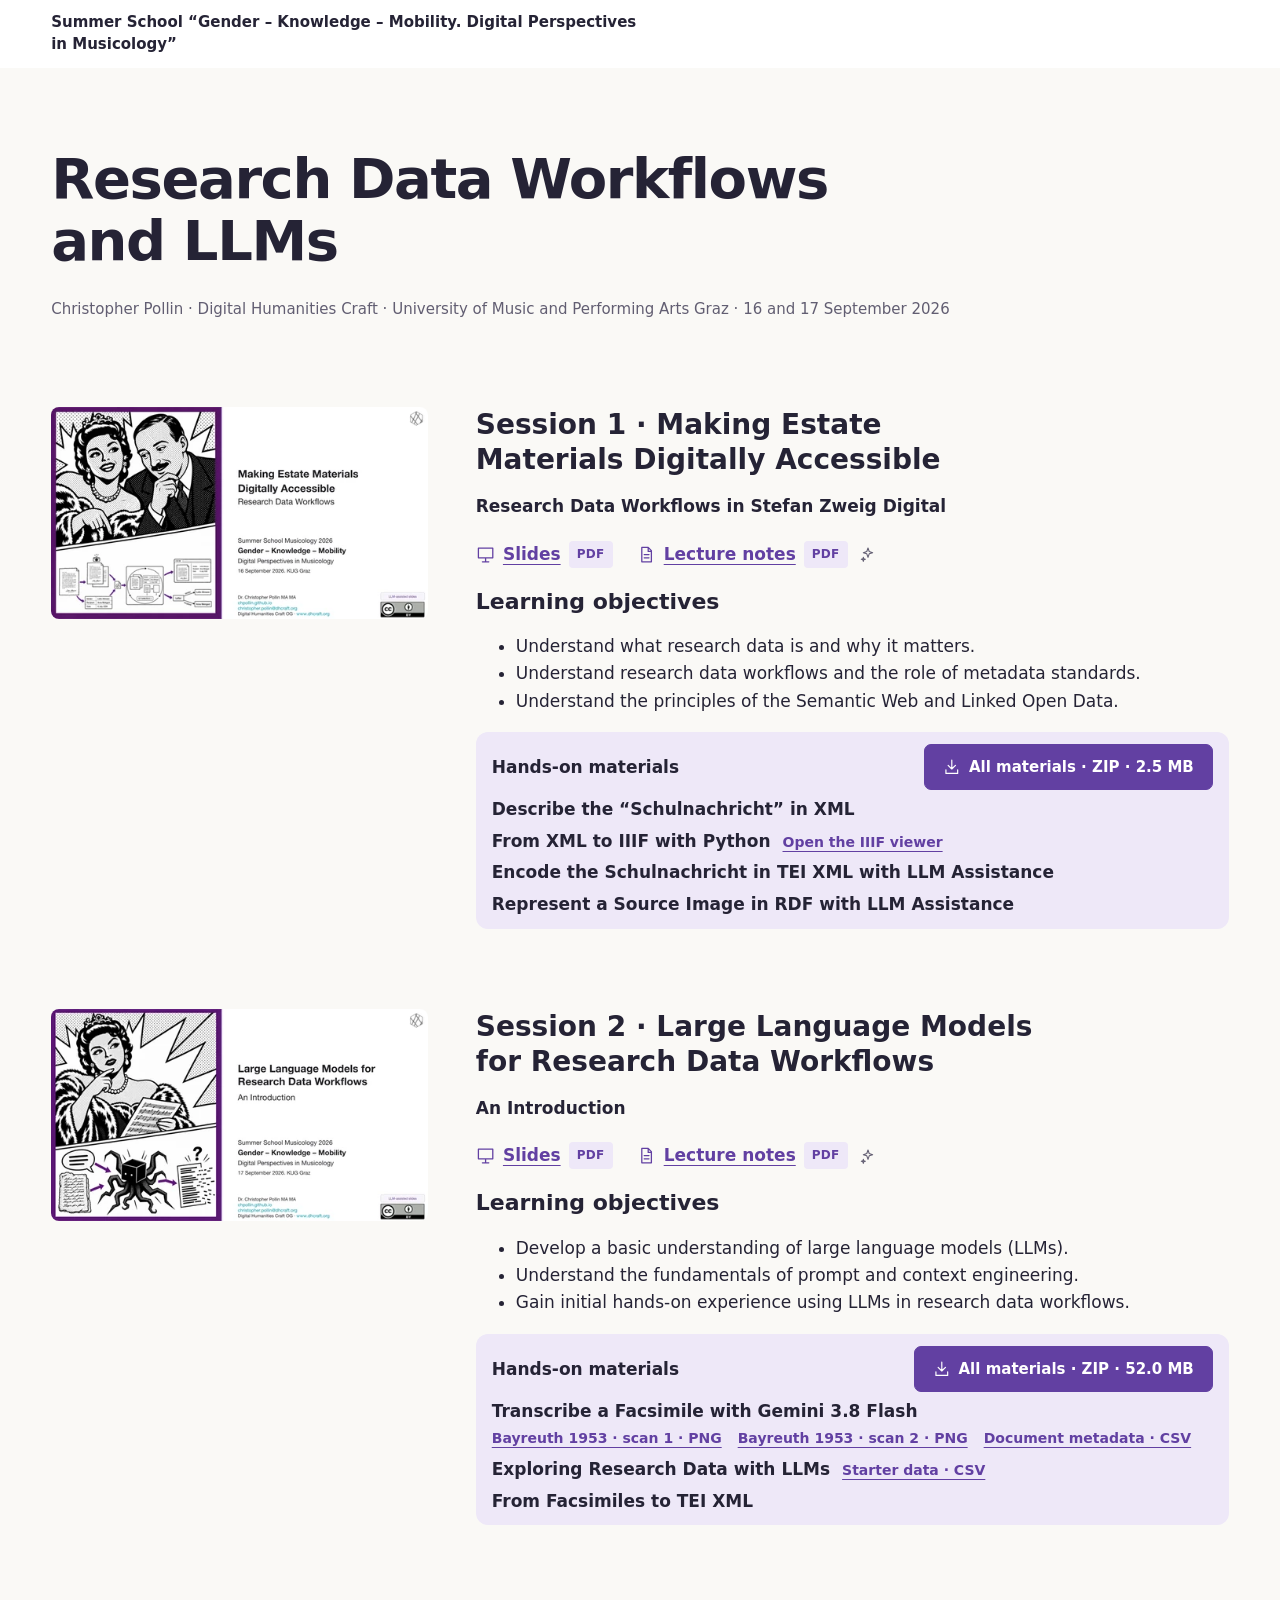
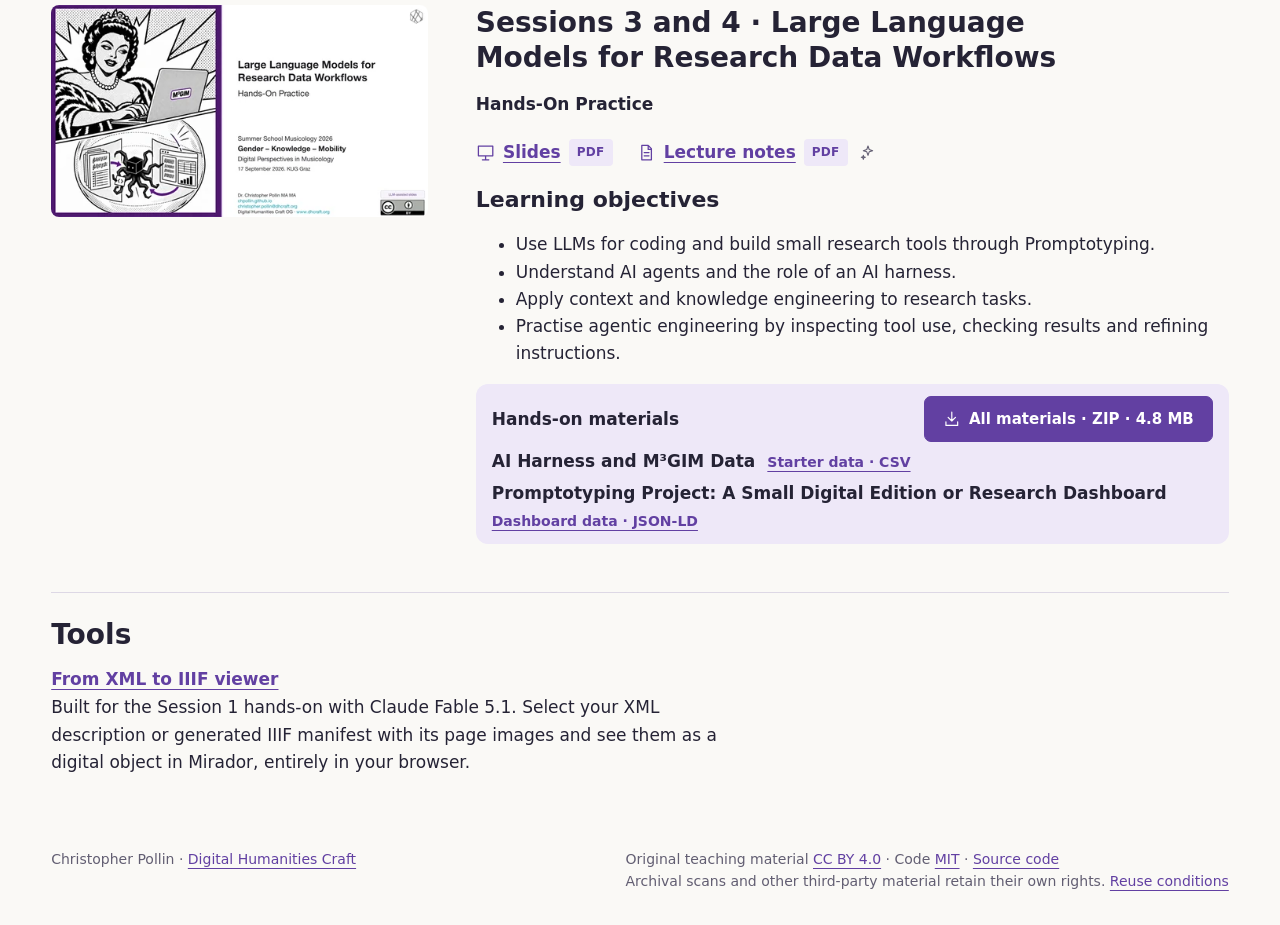
<file: index.html>
<!doctype html>
<html lang="en">
<head>
<meta charset="utf-8">
<meta name="viewport" content="width=device-width, initial-scale=1">
<title>Summer School Musicology 2026 · Research Data Workflows and LLMs</title>
<meta name="description" content="Slides, lecture notes, hands-on tools and downloads for Christopher Pollin's sessions at Summer School Musicology 2026.">
<meta name="theme-color" content="#6240a2">
<link rel="canonical" href="https://chpollin.github.io/summer-school-musicology-2026/">
<link rel="icon" href="assets/favicon.svg" type="image/svg+xml">
<meta property="og:type" content="website">
<meta property="og:title" content="Summer School Musicology 2026 · Research Data Workflows and LLMs">
<meta property="og:description" content="Slides, lecture notes, hands-on tools and downloads for Christopher Pollin's sessions at Summer School Musicology 2026.">
<meta property="og:url" content="https://chpollin.github.io/summer-school-musicology-2026/">
<meta property="og:image" content="https://chpollin.github.io/summer-school-musicology-2026/assets/slides/session-1.png">
<meta property="og:image:alt" content="Making Estate Materials Digitally Accessible · Research Data Workflows in Stefan Zweig Digital">
<meta name="twitter:card" content="summary_large_image">
<meta name="twitter:title" content="Summer School Musicology 2026 · Research Data Workflows and LLMs">
<meta name="twitter:description" content="Slides, lecture notes, hands-on tools and downloads for Christopher Pollin's sessions at Summer School Musicology 2026.">
<meta name="twitter:image" content="https://chpollin.github.io/summer-school-musicology-2026/assets/slides/session-1.png">
<link rel="stylesheet" href="assets/site.css">
</head>
<body>
<a class="skip" href="#content">Skip to content</a>
<header class="site-header"><div class="wrap header-inner"><a class="brand" href="index.html">Summer School “Gender – Knowledge – Mobility. Digital Perspectives in Musicology”</a></div></header>
<main class="wrap" id="content">
<div class="hero">
<h1>Research Data Workflows<br>and LLMs</h1>
<p class="byline">Christopher Pollin · Digital Humanities Craft · University of Music and Performing Arts Graz · 16 and 17 September 2026</p>
</div>
<div id="downloads"><div id="sessions"><section id="session-1" class="session session-row">
<picture class="session-picture"><source type="image/webp" srcset="assets/slides/session-1-480.webp 480w, assets/slides/session-1-960.webp 960w" sizes="(max-width: 50rem) 92vw, (max-width: 80rem) 29vw, 362px">
<img class="session-image" src="assets/slides/session-1.png" width="960" height="540" alt="" decoding="async" loading="eager" fetchpriority="high"></picture>
<div class="session-content">
<h2>Session 1 · Making Estate Materials Digitally Accessible</h2>
<p><strong>Research Data Workflows in Stefan Zweig Digital</strong></p>
<div class="material-links"><span class="material-group"><svg viewBox="0 0 24 24" fill="none" stroke="currentColor" stroke-width="1.6" stroke-linecap="round" stroke-linejoin="round" aria-hidden="true" focusable="false"><path d="M3 4h18v12H3zM12 16v5m-4 0h8"/></svg><a href="https://docs.google.com/presentation/d/1vMd2UfI9MydUEN6MMOYT0LZcJ6MYv2DmK9AQbyzJ7xc/preview" aria-label="Session 1 Slides">Slides</a><a class="pdf-link" href="https://docs.google.com/presentation/d/1vMd2UfI9MydUEN6MMOYT0LZcJ6MYv2DmK9AQbyzJ7xc/export/pdf" aria-label="Session 1 Slides PDF">PDF</a></span><span class="material-group"><svg viewBox="0 0 24 24" fill="none" stroke="currentColor" stroke-width="1.6" stroke-linecap="round" stroke-linejoin="round" aria-hidden="true" focusable="false"><path d="M6 3h8l4 4v14H6zM14 3v5h4M9 12h6m-6 4h6"/></svg><a href="https://docs.google.com/document/d/1DU6UbE4xURFZ3fkPn7MD2loZ2naPysFYX1ypeI0D_Kg/preview" aria-label="Session 1 Lecture notes" aria-describedby="session-1-notes-status">Lecture notes</a><a class="pdf-link" href="https://docs.google.com/document/d/1DU6UbE4xURFZ3fkPn7MD2loZ2naPysFYX1ypeI0D_Kg/export?format=pdf" aria-label="Session 1 Lecture notes PDF" aria-describedby="session-1-notes-status">PDF</a><span class="ai-notice" tabindex="0" title="Lecture notes written with AI assistance."><svg viewBox="0 0 24 24" fill="none" stroke="currentColor" stroke-width="1.6" stroke-linecap="round" stroke-linejoin="round" aria-hidden="true" focusable="false"><path d="M12 3l1.8 5.2L19 10l-5.2 1.8L12 17l-1.8-5.2L5 10l5.2-1.8zM5 17l.7 2.3L8 20l-2.3.7L5 23l-.7-2.3L2 20l2.3-.7z"/></svg><span class="visually-hidden" id="session-1-notes-status">Lecture notes written with AI assistance.</span></span></span></div>
<h3>Learning objectives</h3>
<ul><li>Understand what research data is and why it matters.</li><li>Understand research data workflows and the role of metadata standards.</li><li>Understand the principles of the Semantic Web and Linked Open Data.</li></ul>
<div class="downloads" aria-label="Session 1 hands-on materials">
<div class="downloads-head"><h3 class="downloads-label">Hands-on materials</h3><a class="button" href="downloads/session-1-materials.zip" aria-label="Session 1 materials ZIP" download><svg class="download-icon" viewBox="0 0 24 24" fill="none" stroke="currentColor" stroke-width="1.6" stroke-linecap="round" stroke-linejoin="round" aria-hidden="true" focusable="false"><path d="M12 3v12m-5-5 5 5 5-5M4 16v5h16v-5"/></svg>All materials · ZIP · 2.5 MB</a></div>
<div class="activity" id="session-1-schulnachricht"><h4>Describe the “Schulnachricht” in XML</h4></div>
<div class="activity" id="session-1-iiif"><h4>From XML to IIIF with Python</h4><ul class="resources"><li><a href="tools/iiif-viewer/">Open the IIIF viewer</a></li></ul></div>
<div class="activity" id="session-1-tei"><h4>Encode the Schulnachricht in TEI XML with LLM Assistance</h4></div>
<div class="activity" id="session-1-rdf"><h4>Represent a Source Image in RDF with LLM Assistance</h4></div>
</div>
</div>
</section>
<section id="session-2" class="session session-row">
<picture class="session-picture"><source type="image/webp" srcset="assets/slides/session-2-480.webp 480w, assets/slides/session-2-960.webp 960w" sizes="(max-width: 50rem) 92vw, (max-width: 80rem) 29vw, 362px">
<img class="session-image" src="assets/slides/session-2.png" width="960" height="540" alt="" decoding="async" loading="lazy"></picture>
<div class="session-content">
<h2>Session 2 · Large Language Models for Research Data Workflows</h2>
<p><strong>An Introduction</strong></p>
<div class="material-links"><span class="material-group"><svg viewBox="0 0 24 24" fill="none" stroke="currentColor" stroke-width="1.6" stroke-linecap="round" stroke-linejoin="round" aria-hidden="true" focusable="false"><path d="M3 4h18v12H3zM12 16v5m-4 0h8"/></svg><a href="https://docs.google.com/presentation/d/1GUzZEVdCq2gRphzXIsnZ1Gg_4bGdqYy_aiwl8kErJUc/preview" aria-label="Session 2 Slides">Slides</a><a class="pdf-link" href="https://docs.google.com/presentation/d/1GUzZEVdCq2gRphzXIsnZ1Gg_4bGdqYy_aiwl8kErJUc/export/pdf" aria-label="Session 2 Slides PDF">PDF</a></span><span class="material-group"><svg viewBox="0 0 24 24" fill="none" stroke="currentColor" stroke-width="1.6" stroke-linecap="round" stroke-linejoin="round" aria-hidden="true" focusable="false"><path d="M6 3h8l4 4v14H6zM14 3v5h4M9 12h6m-6 4h6"/></svg><a href="https://docs.google.com/document/d/18DUWW5ju8R827mf7LNPU_zSoxd2R8WF8ienI8fCcFrM/preview" aria-label="Session 2 Lecture notes" aria-describedby="session-2-notes-status">Lecture notes</a><a class="pdf-link" href="https://docs.google.com/document/d/18DUWW5ju8R827mf7LNPU_zSoxd2R8WF8ienI8fCcFrM/export?format=pdf" aria-label="Session 2 Lecture notes PDF" aria-describedby="session-2-notes-status">PDF</a><span class="ai-notice" tabindex="0" title="Lecture notes written with AI assistance. Work in progress: sections may be incomplete and are being revised."><svg viewBox="0 0 24 24" fill="none" stroke="currentColor" stroke-width="1.6" stroke-linecap="round" stroke-linejoin="round" aria-hidden="true" focusable="false"><path d="M12 3l1.8 5.2L19 10l-5.2 1.8L12 17l-1.8-5.2L5 10l5.2-1.8zM5 17l.7 2.3L8 20l-2.3.7L5 23l-.7-2.3L2 20l2.3-.7z"/></svg><span class="visually-hidden" id="session-2-notes-status">Lecture notes written with AI assistance. Work in progress: sections may be incomplete and are being revised.</span></span></span></div>
<h3>Learning objectives</h3>
<ul><li>Develop a basic understanding of large language models (LLMs).</li><li>Understand the fundamentals of prompt and context engineering.</li><li>Gain initial hands-on experience using LLMs in research data workflows.</li></ul>
<div class="downloads" aria-label="Session 2 hands-on materials">
<div class="downloads-head"><h3 class="downloads-label">Hands-on materials</h3><a class="button" href="downloads/session-2-materials.zip" aria-label="Session 2 materials ZIP" download><svg class="download-icon" viewBox="0 0 24 24" fill="none" stroke="currentColor" stroke-width="1.6" stroke-linecap="round" stroke-linejoin="round" aria-hidden="true" focusable="false"><path d="M12 3v12m-5-5 5 5 5-5M4 16v5h16v-5"/></svg>All materials · ZIP · 52.0 MB</a></div>
<div class="activity" id="session-2-transcription"><h4>Transcribe a Facsimile with Gemini 3.8 Flash</h4><ul class="resources"><li><a href="downloads/m3gim-fulltext/png/UAKUG_NIM_005_137_3/UAKUG_NIM_005_137_3_p001.png" download>Bayreuth 1953 · scan 1 · PNG</a></li><li><a href="downloads/m3gim-fulltext/png/UAKUG_NIM_005_137_3/UAKUG_NIM_005_137_3_p002.png" download>Bayreuth 1953 · scan 2 · PNG</a></li><li><a href="downloads/m3gim-fulltext/metadata.csv" download>Document metadata · CSV</a></li></ul></div>
<div class="activity" id="session-2-mobility"><h4>Exploring Research Data with LLMs</h4><ul class="resources"><li><a href="downloads/m3gim-mobility-starter.csv" download>Starter data · CSV</a></li></ul></div>
<div class="activity" id="session-2-tei"><h4>From Facsimiles to TEI XML</h4></div>
</div>
</div>
</section>
<section id="session-3" class="session session-row">
<picture class="session-picture"><source type="image/webp" srcset="assets/slides/session-3-480.webp 480w, assets/slides/session-3-960.webp 960w" sizes="(max-width: 50rem) 92vw, (max-width: 80rem) 29vw, 362px">
<img class="session-image" src="assets/slides/session-3.png" width="960" height="540" alt="" decoding="async" loading="lazy"></picture>
<div class="session-content" id="session-4">
<h2>Sessions 3 and 4 · Large Language Models for Research Data Workflows</h2>
<p><strong>Hands-On Practice</strong></p>
<div class="material-links"><span class="material-group"><svg viewBox="0 0 24 24" fill="none" stroke="currentColor" stroke-width="1.6" stroke-linecap="round" stroke-linejoin="round" aria-hidden="true" focusable="false"><path d="M3 4h18v12H3zM12 16v5m-4 0h8"/></svg><a href="https://docs.google.com/presentation/d/1IOCdHFnlxyNuMwiyUNviyQ53KwD13k4_tRXpieXHgOo/preview" aria-label="Sessions 3 and 4 Slides">Slides</a><a class="pdf-link" href="https://docs.google.com/presentation/d/1IOCdHFnlxyNuMwiyUNviyQ53KwD13k4_tRXpieXHgOo/export/pdf" aria-label="Sessions 3 and 4 Slides PDF">PDF</a></span><span class="material-group"><svg viewBox="0 0 24 24" fill="none" stroke="currentColor" stroke-width="1.6" stroke-linecap="round" stroke-linejoin="round" aria-hidden="true" focusable="false"><path d="M6 3h8l4 4v14H6zM14 3v5h4M9 12h6m-6 4h6"/></svg><a href="https://docs.google.com/document/d/138Kl6CCtpZI3BM6VHGEgpFuZPVZJTfJT5FH8ASIdHPA/preview" aria-label="Sessions 3 and 4 Lecture notes" aria-describedby="session-3-notes-status">Lecture notes</a><a class="pdf-link" href="https://docs.google.com/document/d/138Kl6CCtpZI3BM6VHGEgpFuZPVZJTfJT5FH8ASIdHPA/export?format=pdf" aria-label="Sessions 3 and 4 Lecture notes PDF" aria-describedby="session-3-notes-status">PDF</a><span class="ai-notice" tabindex="0" title="Lecture notes written with AI assistance. Work in progress: sections may be incomplete and are being revised."><svg viewBox="0 0 24 24" fill="none" stroke="currentColor" stroke-width="1.6" stroke-linecap="round" stroke-linejoin="round" aria-hidden="true" focusable="false"><path d="M12 3l1.8 5.2L19 10l-5.2 1.8L12 17l-1.8-5.2L5 10l5.2-1.8zM5 17l.7 2.3L8 20l-2.3.7L5 23l-.7-2.3L2 20l2.3-.7z"/></svg><span class="visually-hidden" id="session-3-notes-status">Lecture notes written with AI assistance. Work in progress: sections may be incomplete and are being revised.</span></span></span></div>
<h3>Learning objectives</h3>
<ul><li>Use LLMs for coding and build small research tools through Promptotyping.</li><li>Understand AI agents and the role of an AI harness.</li><li>Apply context and knowledge engineering to research tasks.</li><li>Practise agentic engineering by inspecting tool use, checking results and refining instructions.</li></ul>
<div class="downloads" aria-label="Sessions 3 and 4 hands-on materials">
<div class="downloads-head"><h3 class="downloads-label">Hands-on materials</h3><a class="button" href="downloads/sessions-3-4-materials.zip" aria-label="Sessions 3 and 4 materials ZIP" download><svg class="download-icon" viewBox="0 0 24 24" fill="none" stroke="currentColor" stroke-width="1.6" stroke-linecap="round" stroke-linejoin="round" aria-hidden="true" focusable="false"><path d="M12 3v12m-5-5 5 5 5-5M4 16v5h16v-5"/></svg>All materials · ZIP · 4.8 MB</a></div>
<div class="activity" id="session-3-harness"><h4>AI Harness and M³GIM Data</h4><ul class="resources"><li><a href="downloads/m3gim-mobility-starter.csv" download>Starter data · CSV</a></li></ul></div>
<div class="activity" id="final-project"><h4>Promptotyping Project: A Small Digital Edition or Research Dashboard</h4><ul class="resources"><li><a href="downloads/m3gim-dataset.jsonld" download>Dashboard data · JSON-LD</a></li></ul></div>
</div>
</div>
</section></div></div>
<section id="tools" class="tools">
<h2>Tools</h2>
<div class="tool"><h3><a href="tools/iiif-viewer/">From XML to IIIF viewer</a></h3><p>Built for the Session 1 hands-on with Claude Fable 5.1. Select your XML description or generated IIIF manifest with its page images and see them as a digital object in Mirador, entirely in your browser.</p></div>
</section>

</main>
<footer><div class="wrap footer-inner">
<p>Christopher Pollin · <a href="https://dhcraft.org/">Digital Humanities Craft</a></p>
<p>Original teaching material <a href="https://creativecommons.org/licenses/by/4.0/">CC BY 4.0</a> · Code <a href="https://github.com/chpollin/summer-school-musicology-2026/blob/main/LICENSE">MIT</a> · <a href="https://github.com/chpollin/summer-school-musicology-2026">Source code</a><br>Archival scans and other third-party material retain their own rights. <a href="https://github.com/chpollin/summer-school-musicology-2026/blob/main/LICENSE-CONTENT.md">Reuse conditions</a></p>
</div></footer>
</body>
</html>
</file>
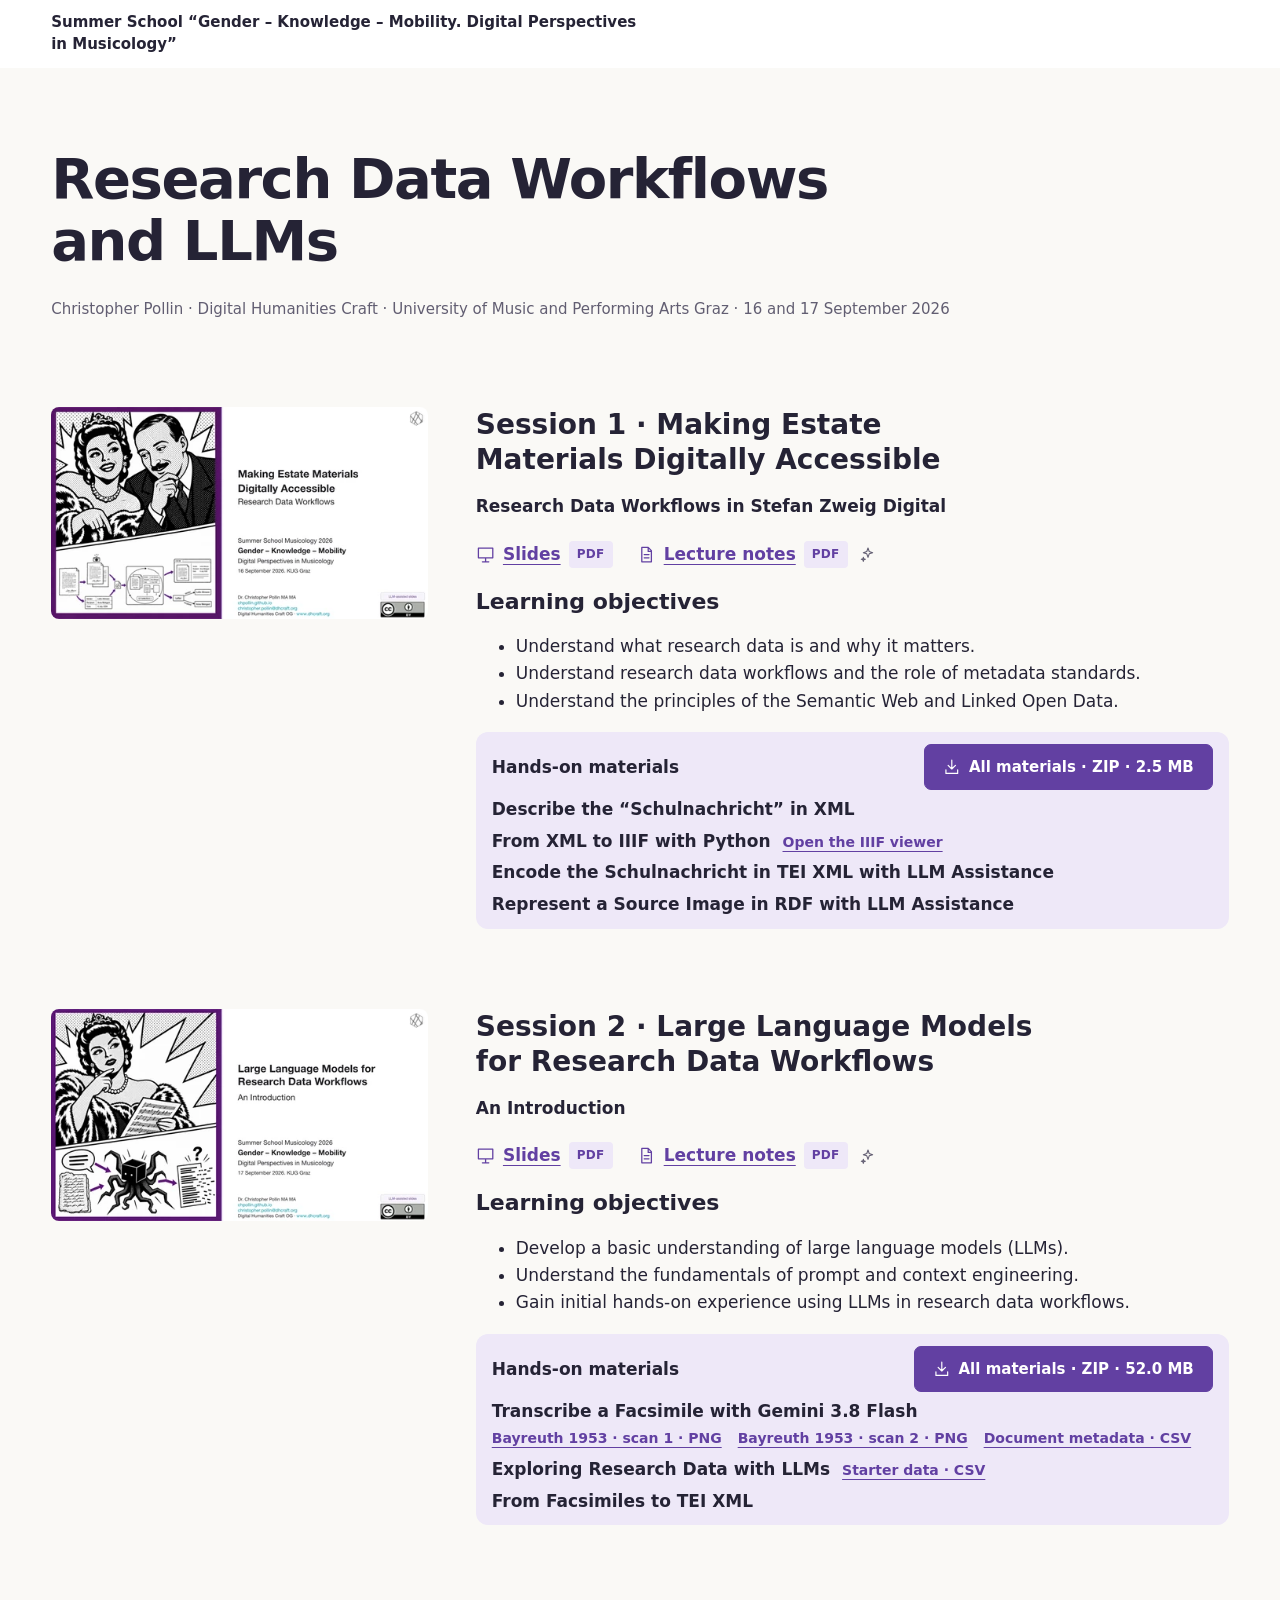
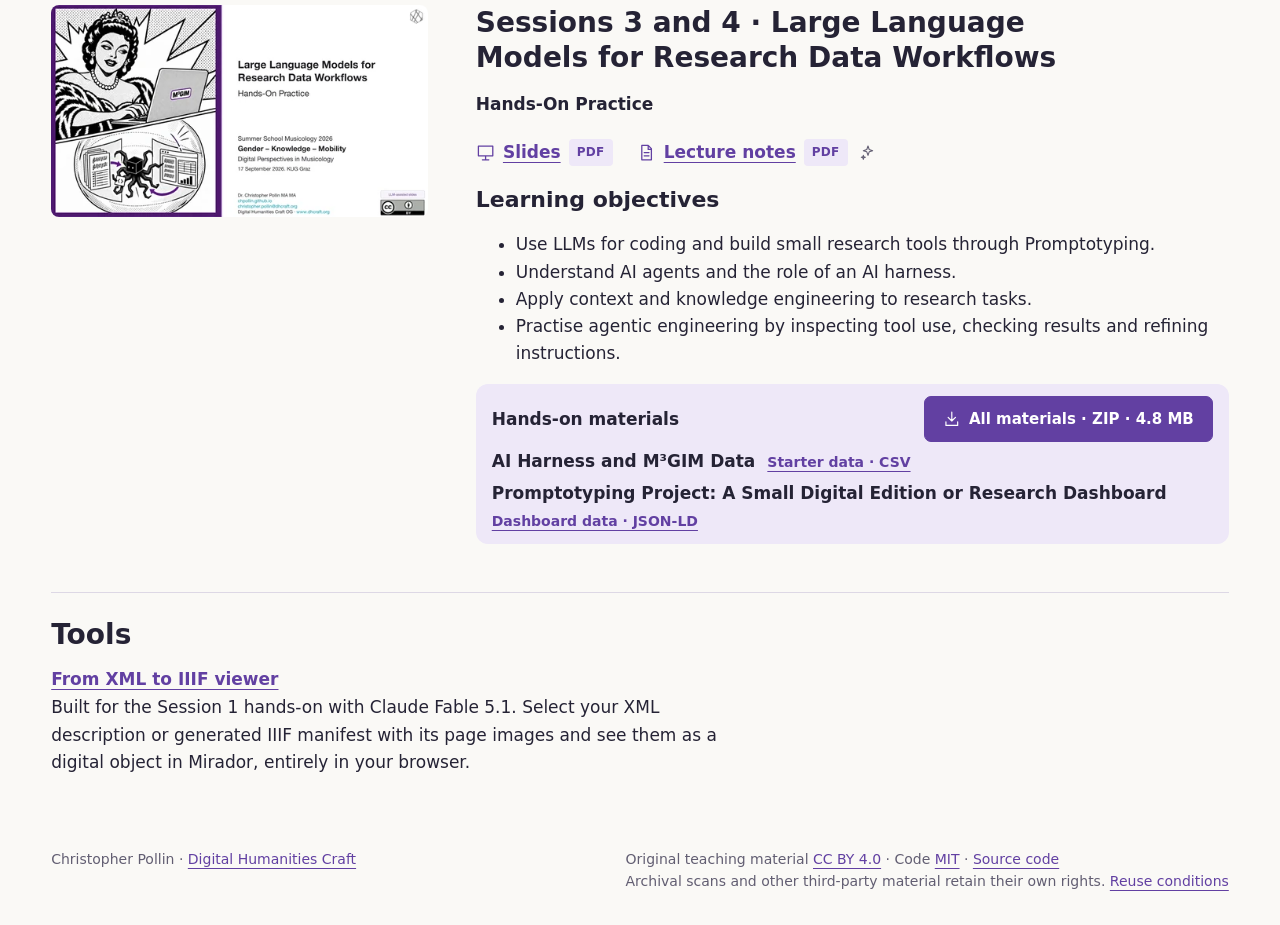
<file: materials/index.html>
<!doctype html>
<html lang="en">
<head>
<meta charset="utf-8">
<meta http-equiv="refresh" content="0; url=../index.html#downloads">
<title>Downloads · moved</title>
</head>
<body><p>This page has moved to <a href="../index.html#downloads">Downloads</a>.</p></body>
</html>
</file>
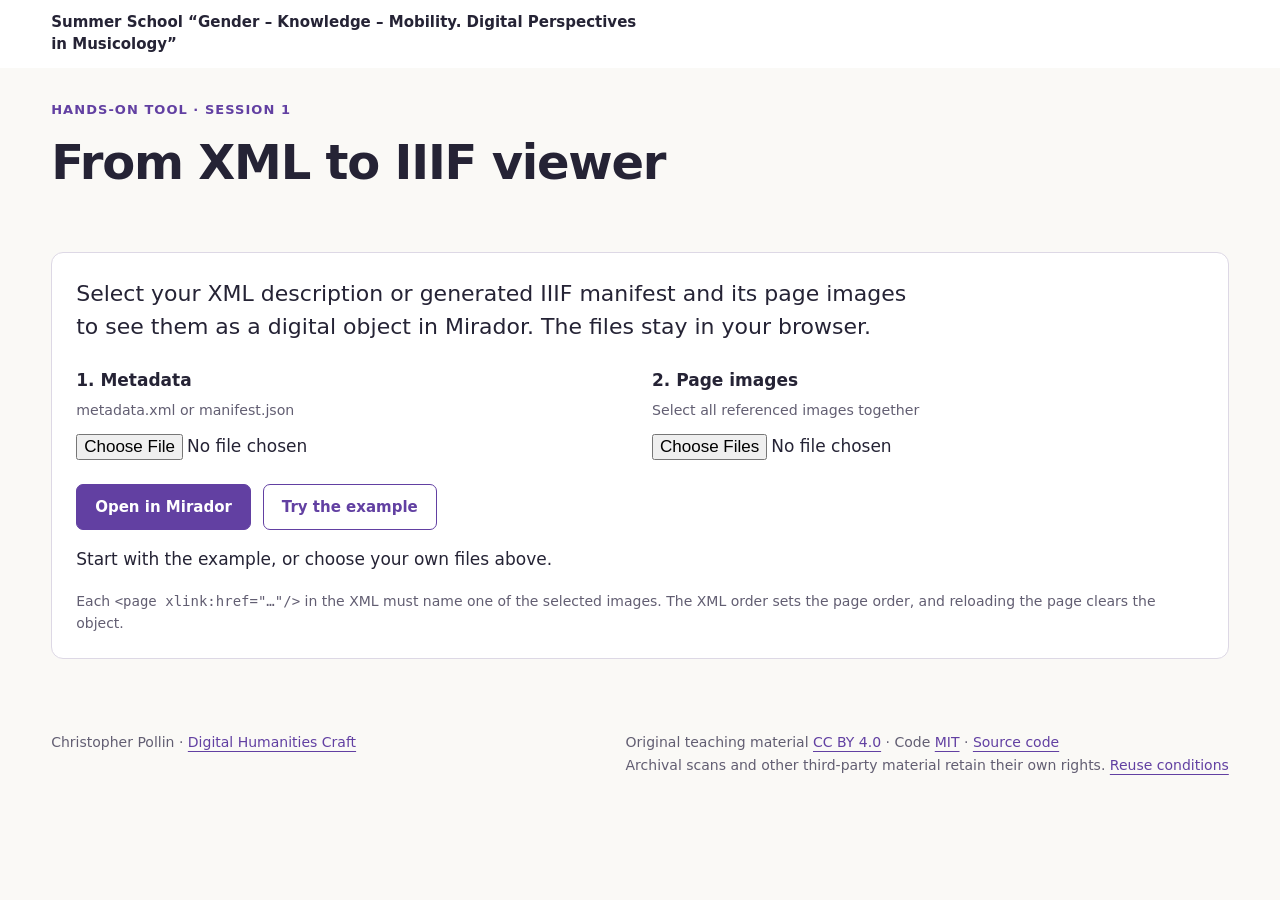
<file: tools/iiif-viewer/index.html>
<!doctype html>
<html lang="en">
<head>
<meta charset="utf-8">
<meta name="viewport" content="width=device-width, initial-scale=1">
<title>From XML to IIIF viewer · Summer School Musicology 2026 · Research Data Workflows and LLMs</title>
<meta name="description" content="Teaching tool: open your XML metadata or IIIF manifest with its page images in Mirador, entirely in the browser.">
<meta name="theme-color" content="#6240a2">
<link rel="canonical" href="https://chpollin.github.io/summer-school-musicology-2026/tools/iiif-viewer/">
<link rel="icon" href="../../assets/favicon.svg" type="image/svg+xml">
<meta property="og:type" content="website">
<meta property="og:title" content="From XML to IIIF viewer">
<meta property="og:description" content="Teaching tool: open your XML metadata or IIIF manifest with its page images in Mirador, entirely in the browser.">
<meta property="og:url" content="https://chpollin.github.io/summer-school-musicology-2026/tools/iiif-viewer/">
<meta property="og:image" content="https://chpollin.github.io/summer-school-musicology-2026/assets/slides/session-1.png">
<meta property="og:image:alt" content="Making Estate Materials Digitally Accessible · Research Data Workflows in Stefan Zweig Digital">
<meta name="twitter:card" content="summary_large_image">
<meta name="twitter:title" content="From XML to IIIF viewer">
<meta name="twitter:description" content="Teaching tool: open your XML metadata or IIIF manifest with its page images in Mirador, entirely in the browser.">
<meta name="twitter:image" content="https://chpollin.github.io/summer-school-musicology-2026/assets/slides/session-1.png">
<link rel="stylesheet" href="../../assets/site.css">
<link rel="stylesheet" href="../../assets/viewer.css">
</head>
<body>
<a class="skip" href="#content">Skip to content</a>
<header class="site-header"><div class="wrap header-inner"><a class="brand" href="../../index.html">Summer School “Gender – Knowledge – Mobility. Digital Perspectives in Musicology”</a></div></header>
<main class="wrap" id="content">
<div class="hero session">
<p class="eyebrow">Hands-on tool · Session 1</p>
<h1>From XML to IIIF viewer</h1>
</div>
<section class="controls" aria-label="Open your digital object">
<p class="lead">Select your XML description or generated IIIF manifest and its page images to see them as a digital object in Mirador. The files stay in your browser.</p>
<form id="upload-form">
<div class="inputs">
<label><span>1. Metadata</span><small>metadata.xml or manifest.json</small><input id="metadata" type="file" accept=".xml,.json,application/json,text/xml,application/xml" required></label>
<label><span>2. Page images</span><small>Select all referenced images together</small><input id="images" type="file" accept="image/jpeg,image/png,.jpg,.jpeg,.png" multiple required></label>
</div>
<div class="actions"><button type="submit" class="button">Open in Mirador</button><button id="demo" type="button" class="button secondary">Try the example</button></div>
</form>
<p id="status" role="status" aria-live="polite">Start with the example, or choose your own files above.</p>
<p class="small rule">Each <code>&lt;page xlink:href="…"/&gt;</code> in the XML must name one of the selected images. The XML order sets the page order, and reloading the page clears the object.</p>
</section>
<section id="result" hidden aria-label="Your object in Mirador">
<div class="result-heading"><h2 id="object-title">Your digital object</h2><p id="page-count"></p></div>
<p id="mapping" class="small"></p>
<div id="mirador"></div>
</section>
</main>
<footer><div class="wrap footer-inner">
<p>Christopher Pollin · <a href="https://dhcraft.org/">Digital Humanities Craft</a></p>
<p>Original teaching material <a href="https://creativecommons.org/licenses/by/4.0/">CC BY 4.0</a> · Code <a href="https://github.com/chpollin/summer-school-musicology-2026/blob/main/LICENSE">MIT</a> · <a href="https://github.com/chpollin/summer-school-musicology-2026">Source code</a><br>Archival scans and other third-party material retain their own rights. <a href="https://github.com/chpollin/summer-school-musicology-2026/blob/main/LICENSE-CONTENT.md">Reuse conditions</a></p>
</div></footer>
<script type="module" src="app.js"></script>
</body>
</html>
</file>
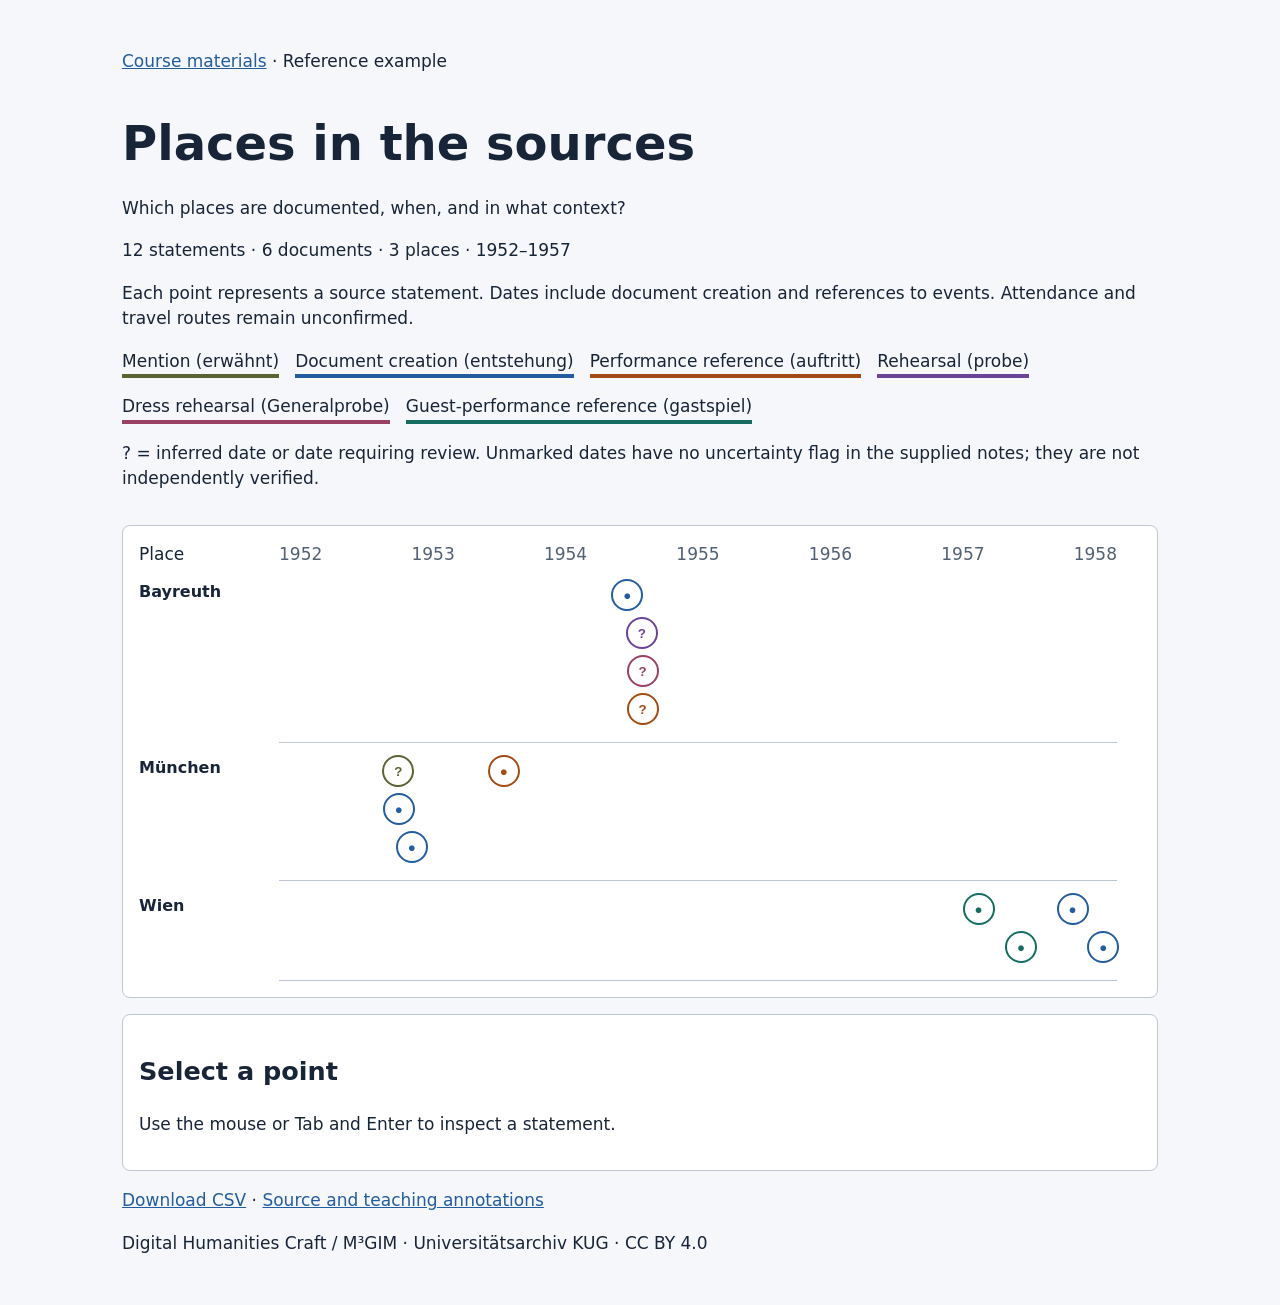
<file: tools/mobility-starter/index.html>
<!doctype html>
<html lang="en">
<head>
  <meta charset="utf-8">
  <meta name="viewport" content="width=device-width, initial-scale=1">
  <title>M³GIM · Places in the sources</title>
  <link rel="stylesheet" href="style.css">
  <script type="module" src="script.js"></script>
</head>
<body>
<main>
  <p><a href="../../index.html#session-3">Course materials</a> · Reference example</p>
  <h1>Places in the sources</h1>
  <p>Which places are documented, when, and in what context?</p>
  <p id="summary"></p>
  <p>Each point represents a source statement. Dates include document creation and references to events. Attendance and travel routes remain unconfirmed.</p>
  <div id="legend" aria-label="Recorded roles"></div>
  <p>? = inferred date or date requiring review. Unmarked dates have no uncertainty flag in the supplied notes; they are not independently verified.</p>
  <div class="chart-scroll"><section id="timeline" aria-label="Timeline by place"></section></div>
  <section id="details" aria-live="polite" aria-label="Selected statement"><h2>Select a point</h2><p>Use the mouse or Tab and Enter to inspect a statement.</p></section>
  <p><a href="../../downloads/m3gim-mobility-starter.csv" download>Download CSV</a> · <a href="../../downloads/m3gim-mobility-starter-source.txt">Source and teaching annotations</a></p>
  <p>Digital Humanities Craft / M³GIM · Universitätsarchiv KUG · CC BY 4.0</p>
</main>
</body>
</html>
</file>
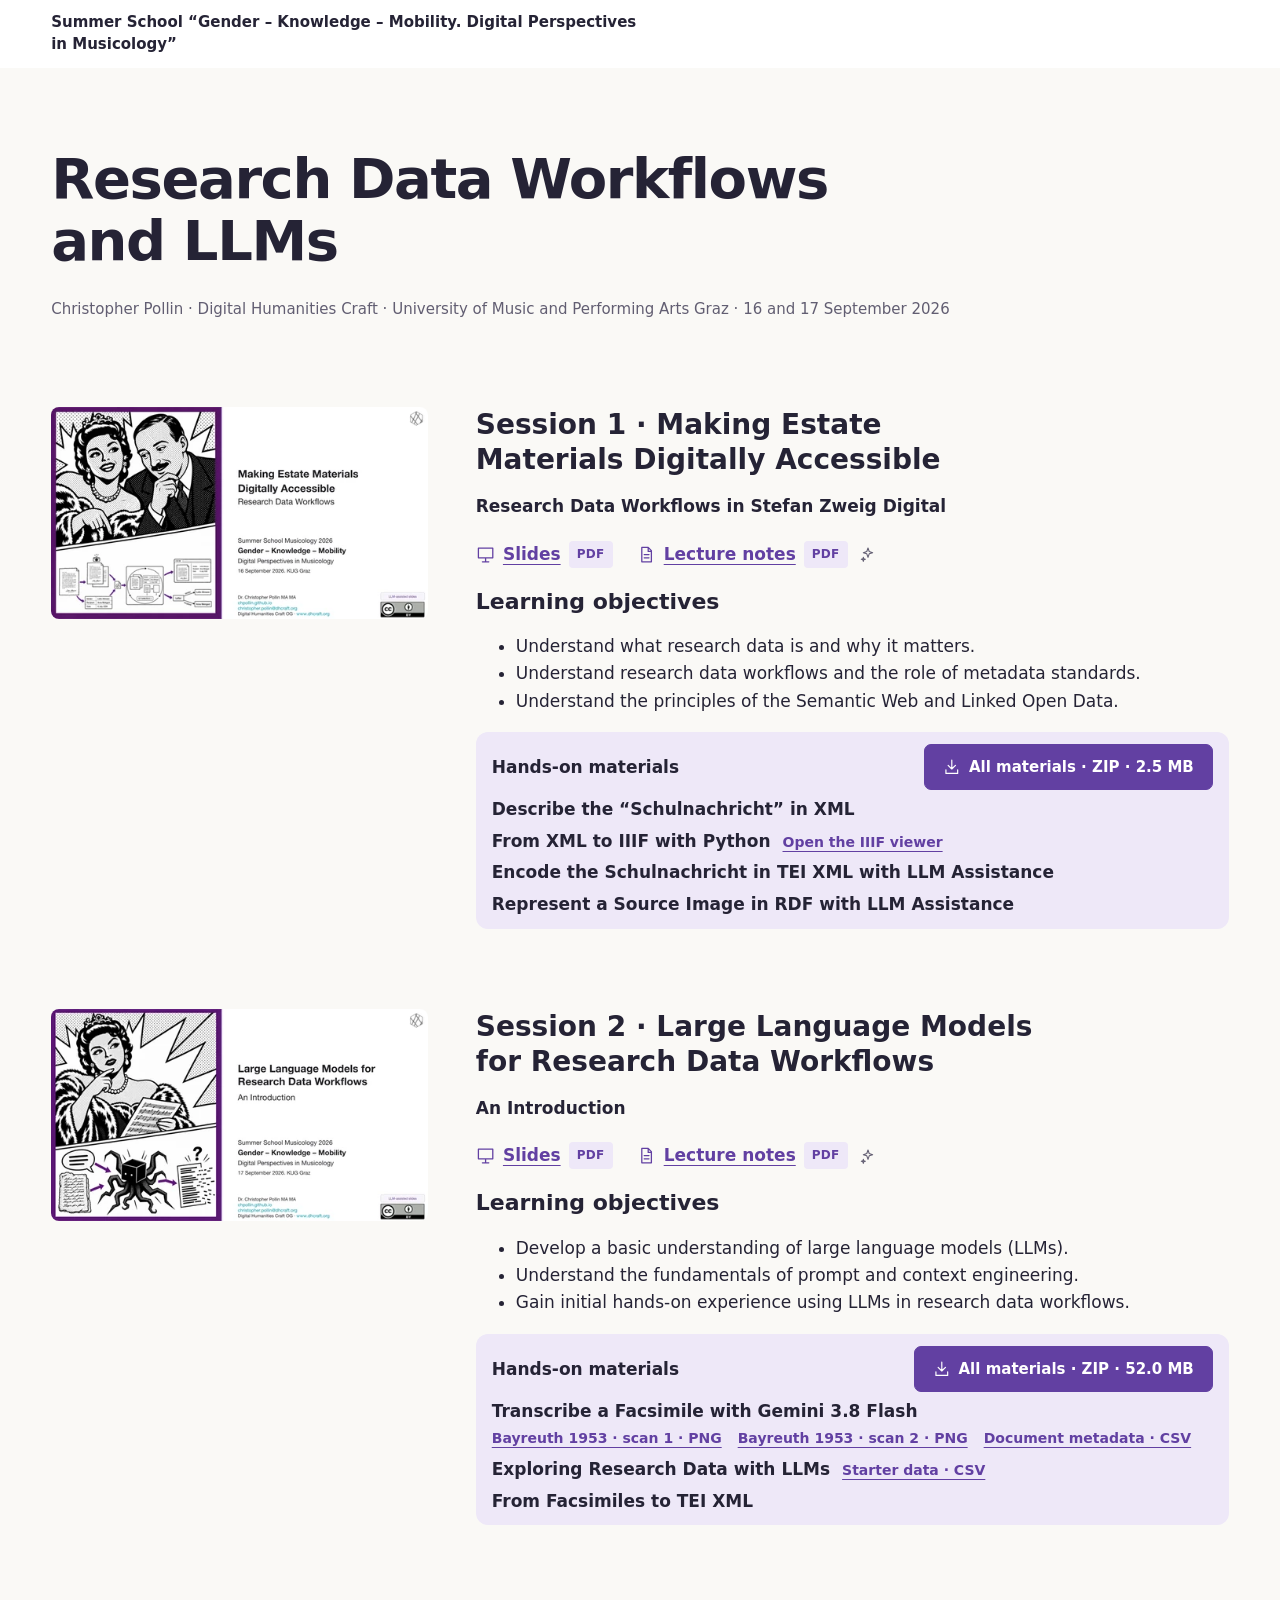
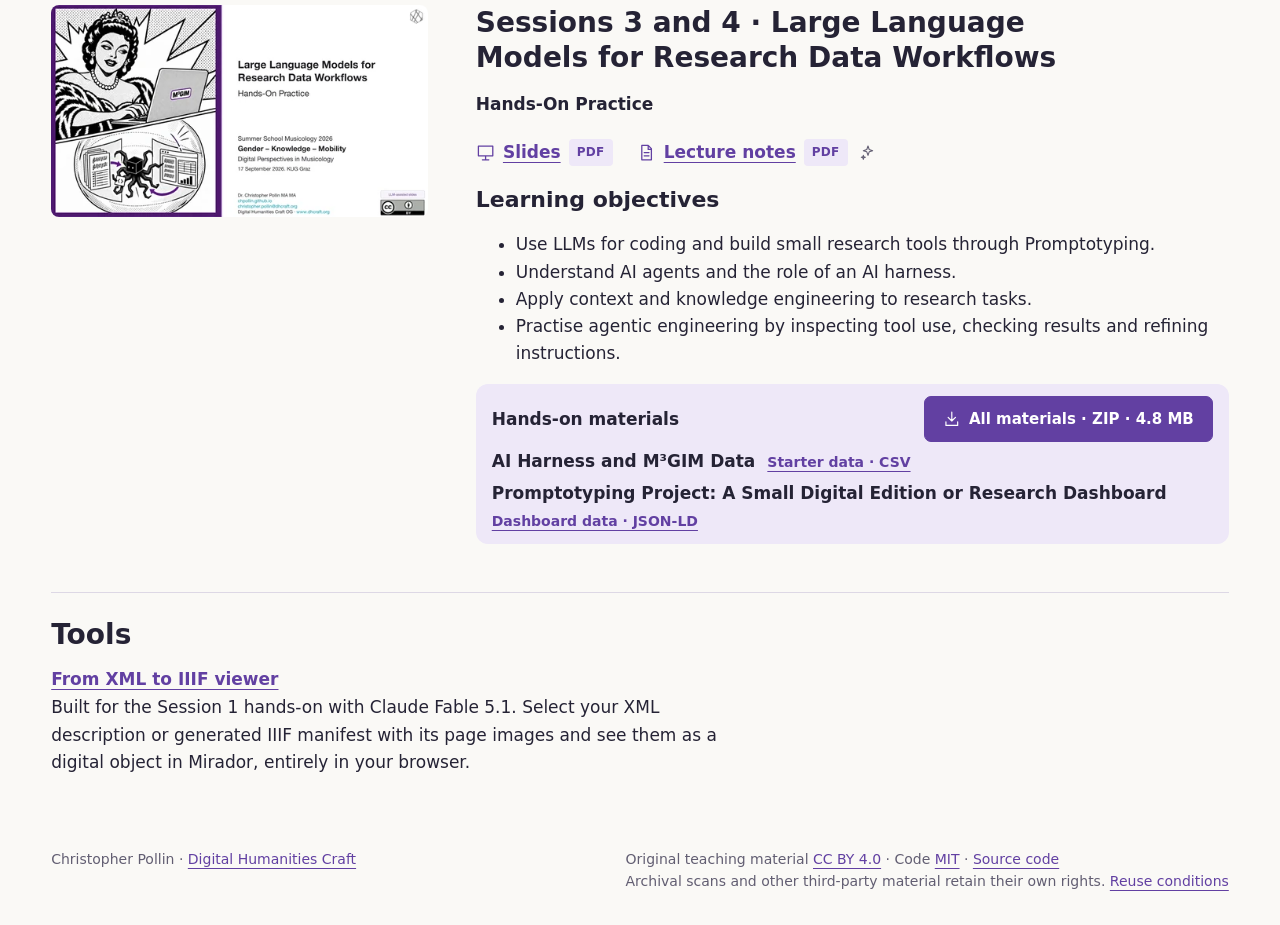
<file: materials/m3gim-fulltext.html>
<!doctype html>
<html lang="en"><head><meta charset="utf-8"><meta name="viewport" content="width=device-width, initial-scale=1"><title>From Facsimiles to TEI XML · moved</title><script type="module" src="../assets/material-redirect.js"></script></head>
<body><p>The exercise materials are now on the course page. Continue to <a href="../index.html#session-2">Session 2</a> or <a href="../index.html#session-3">Sessions 3 and 4</a>.</p></body></html>
</file>
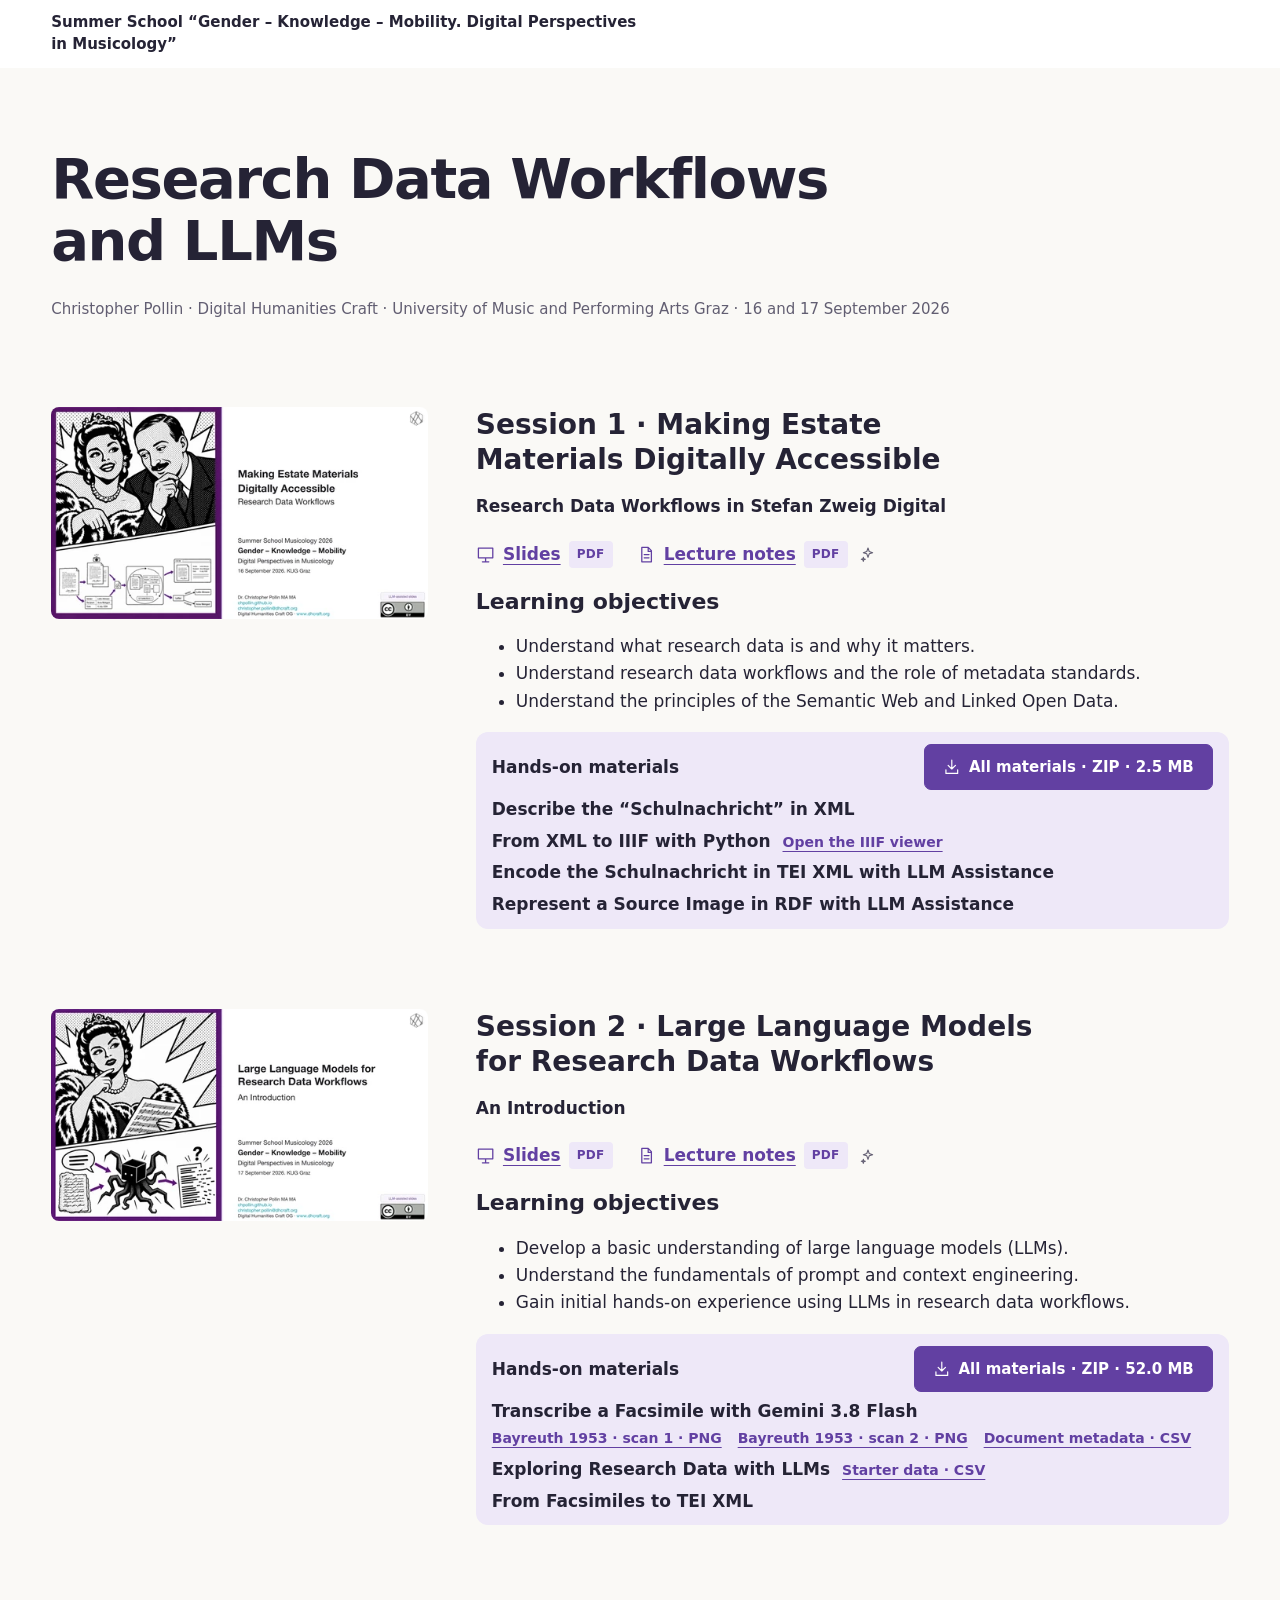
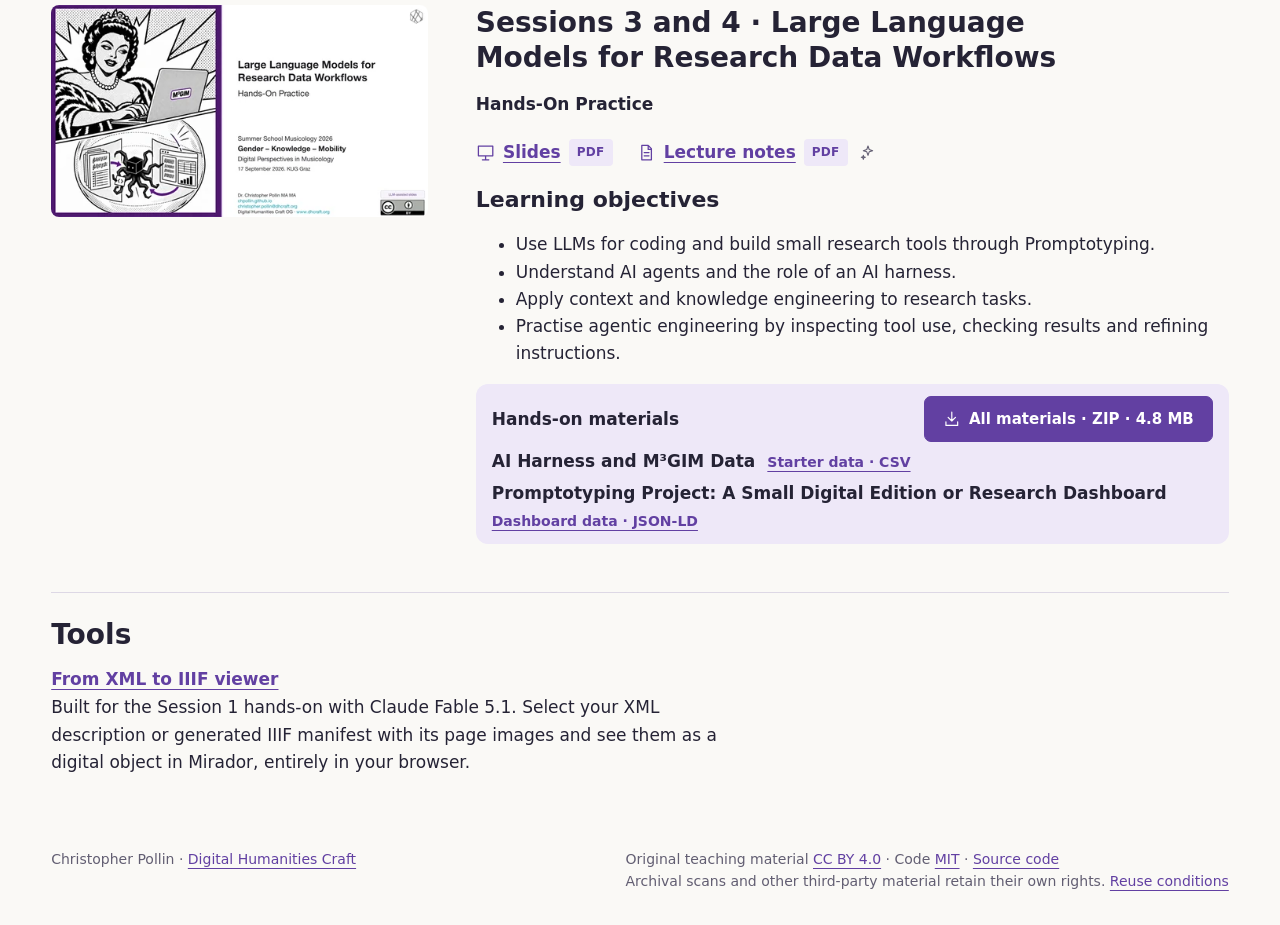
<file: sessions/session-1.html>
<!doctype html>
<html lang="en">
<head>
<meta charset="utf-8">
<meta http-equiv="refresh" content="0; url=../index.html#session-1">
<title>Session 1 · moved</title>
</head>
<body><p>This page has moved to <a href="../index.html#session-1">Session 1</a>.</p></body>
</html>
</file>
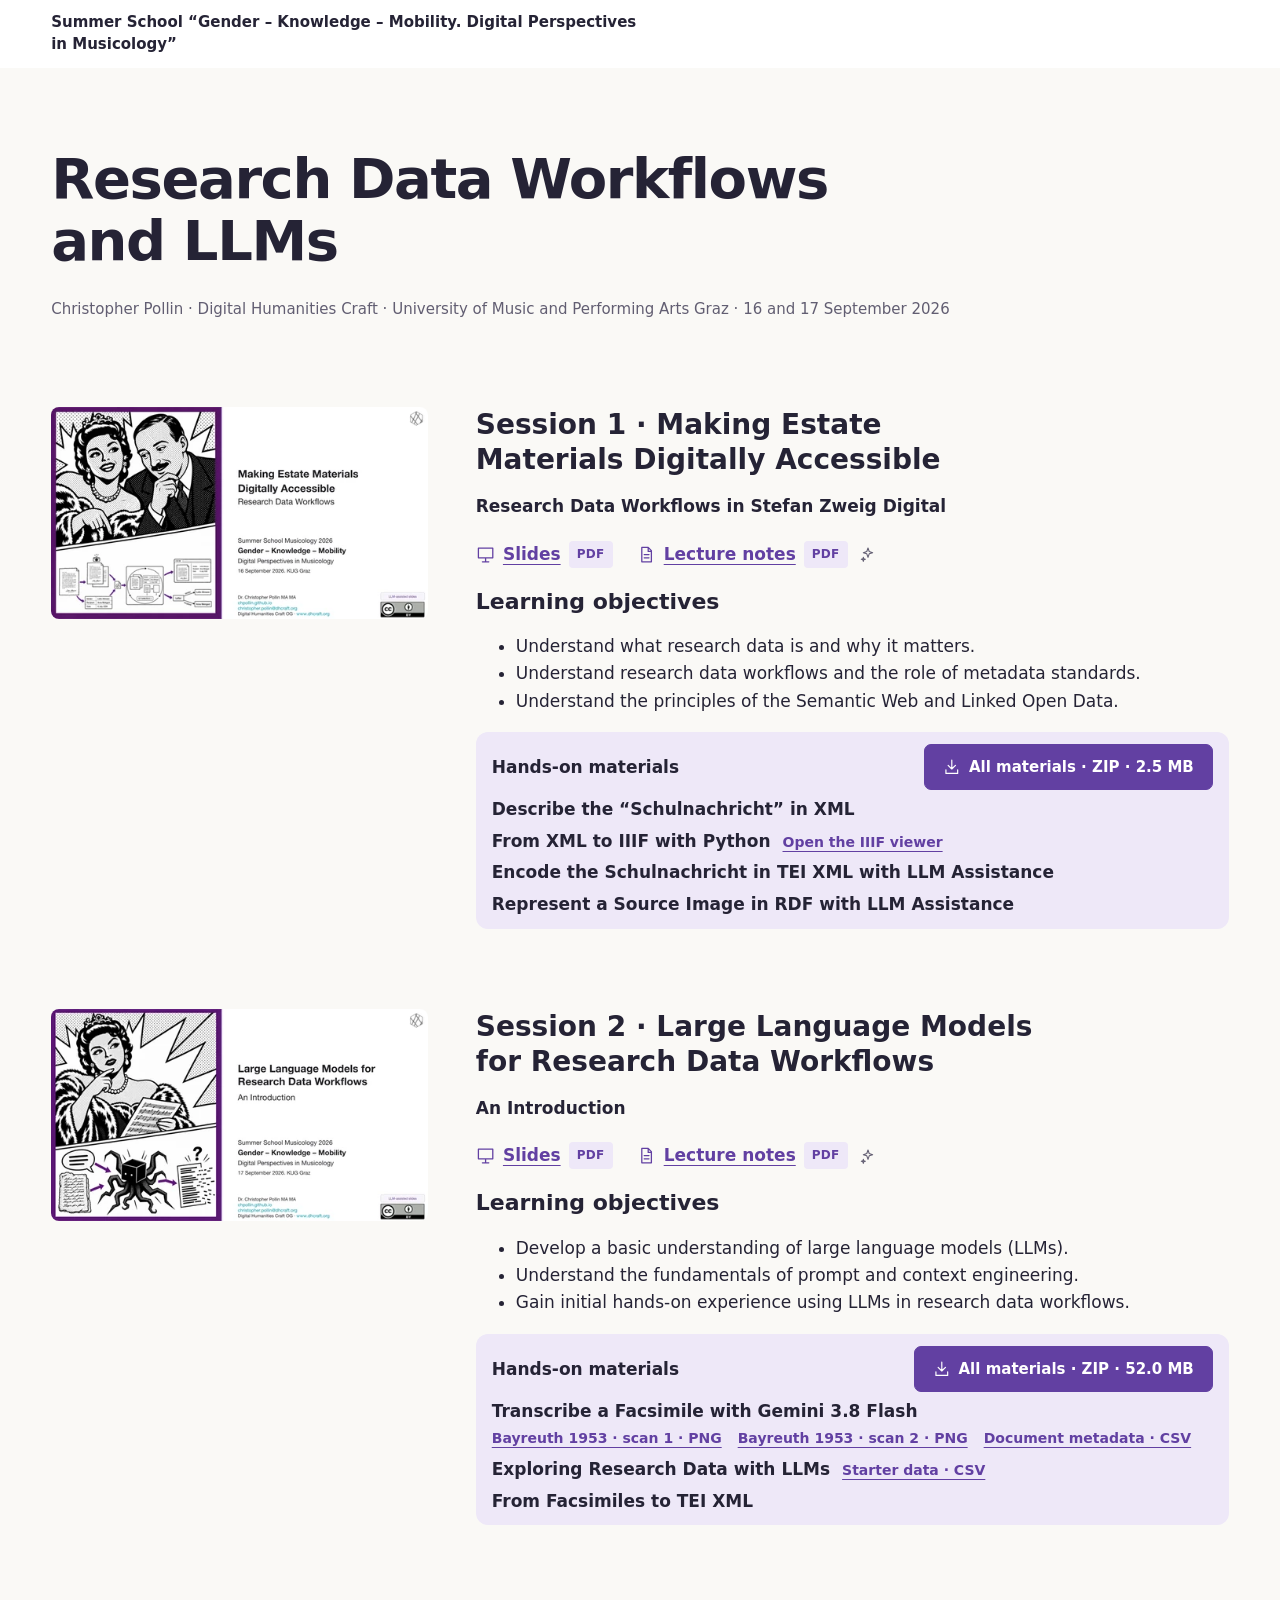
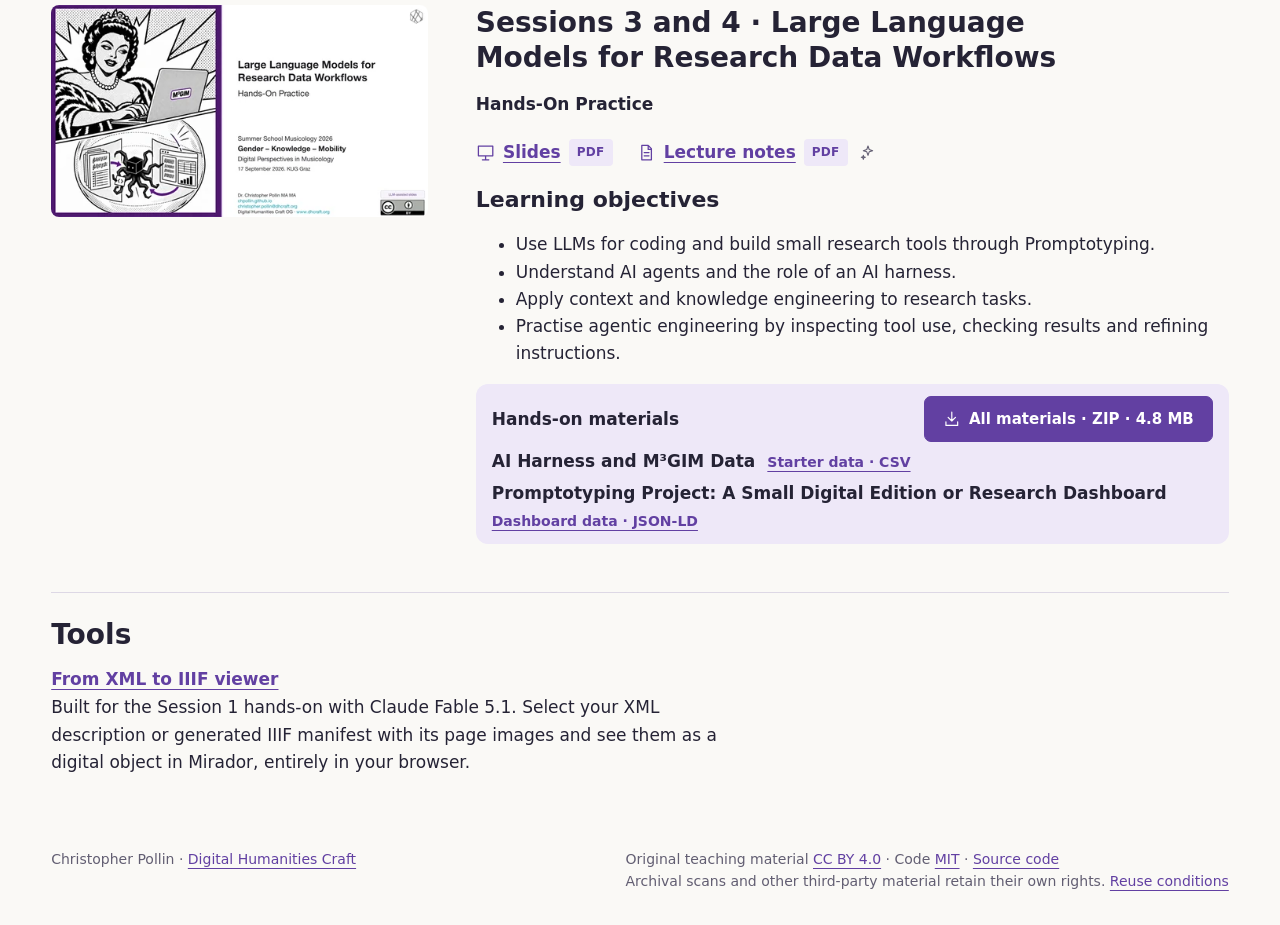
<file: sessions/session-2.html>
<!doctype html>
<html lang="en">
<head>
<meta charset="utf-8">
<meta http-equiv="refresh" content="0; url=../index.html#session-2">
<title>Session 2 · moved</title>
</head>
<body><p>This page has moved to <a href="../index.html#session-2">Session 2</a>.</p></body>
</html>
</file>
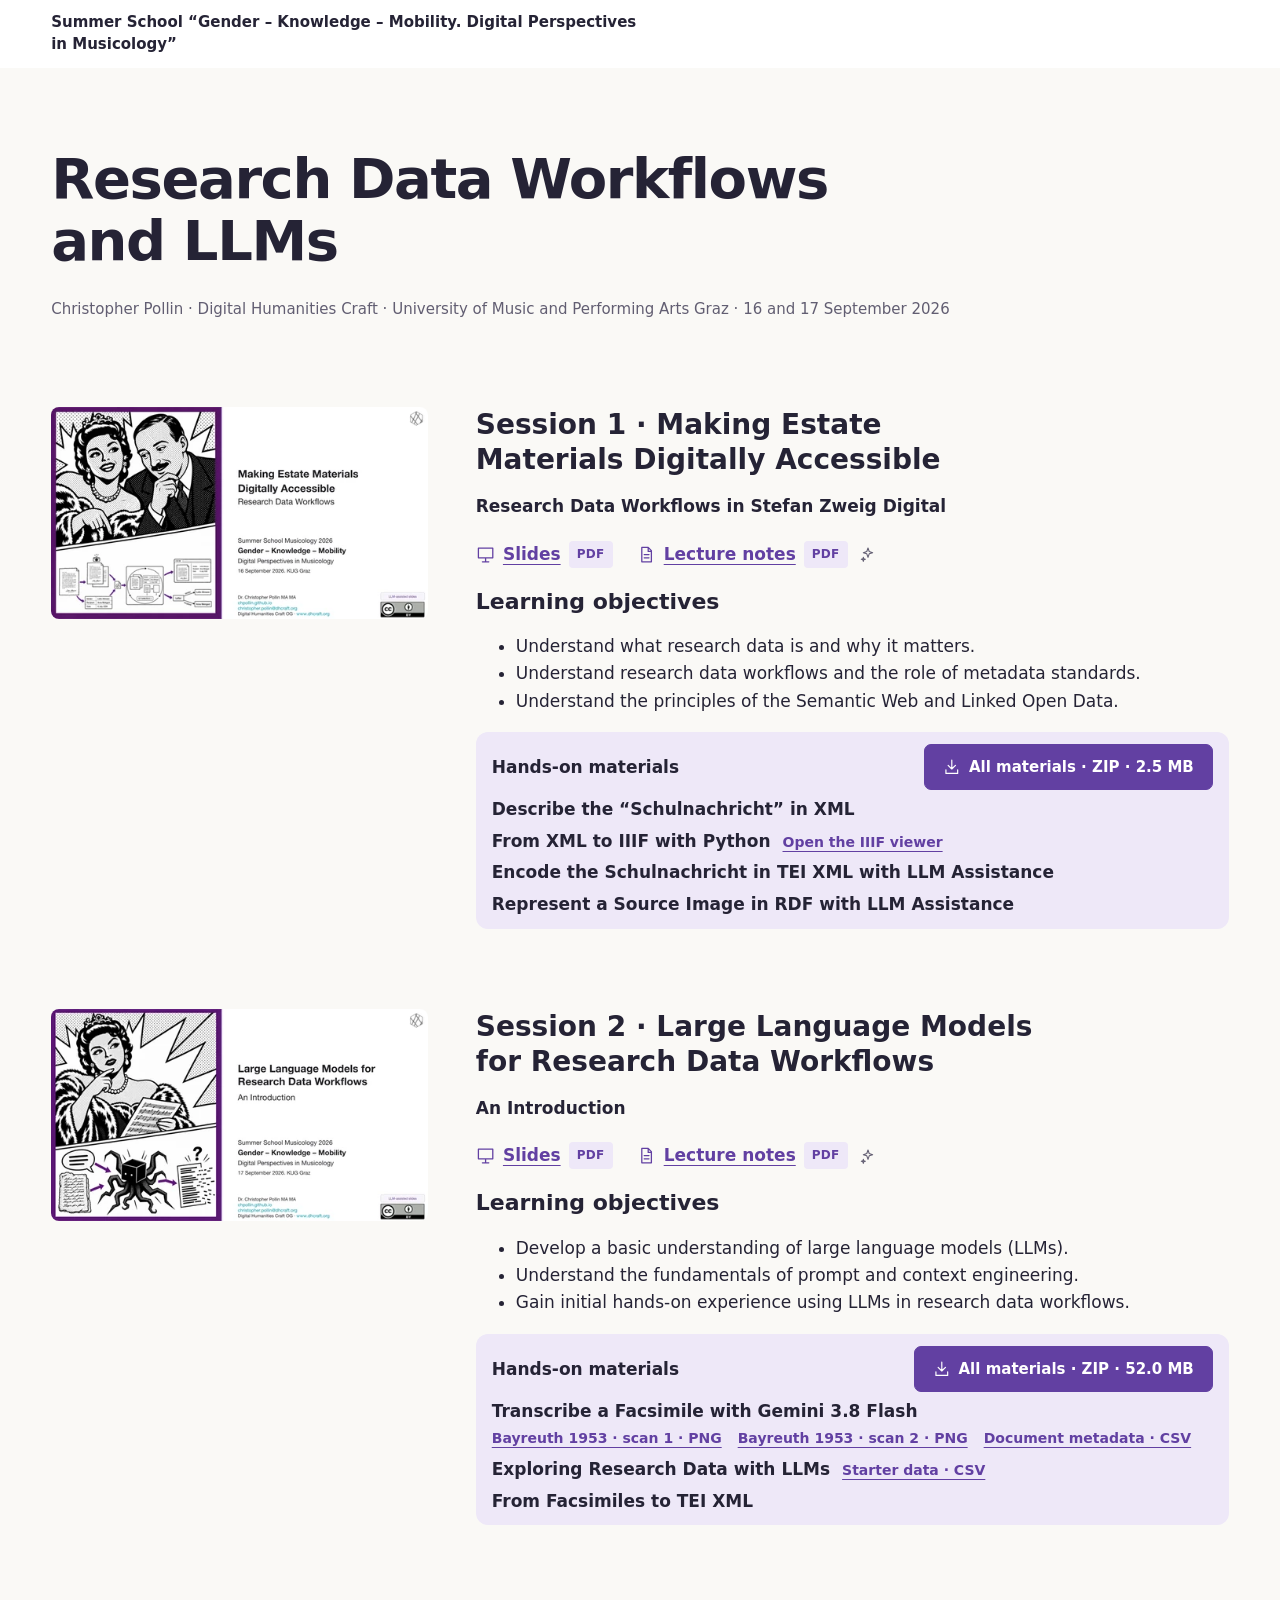
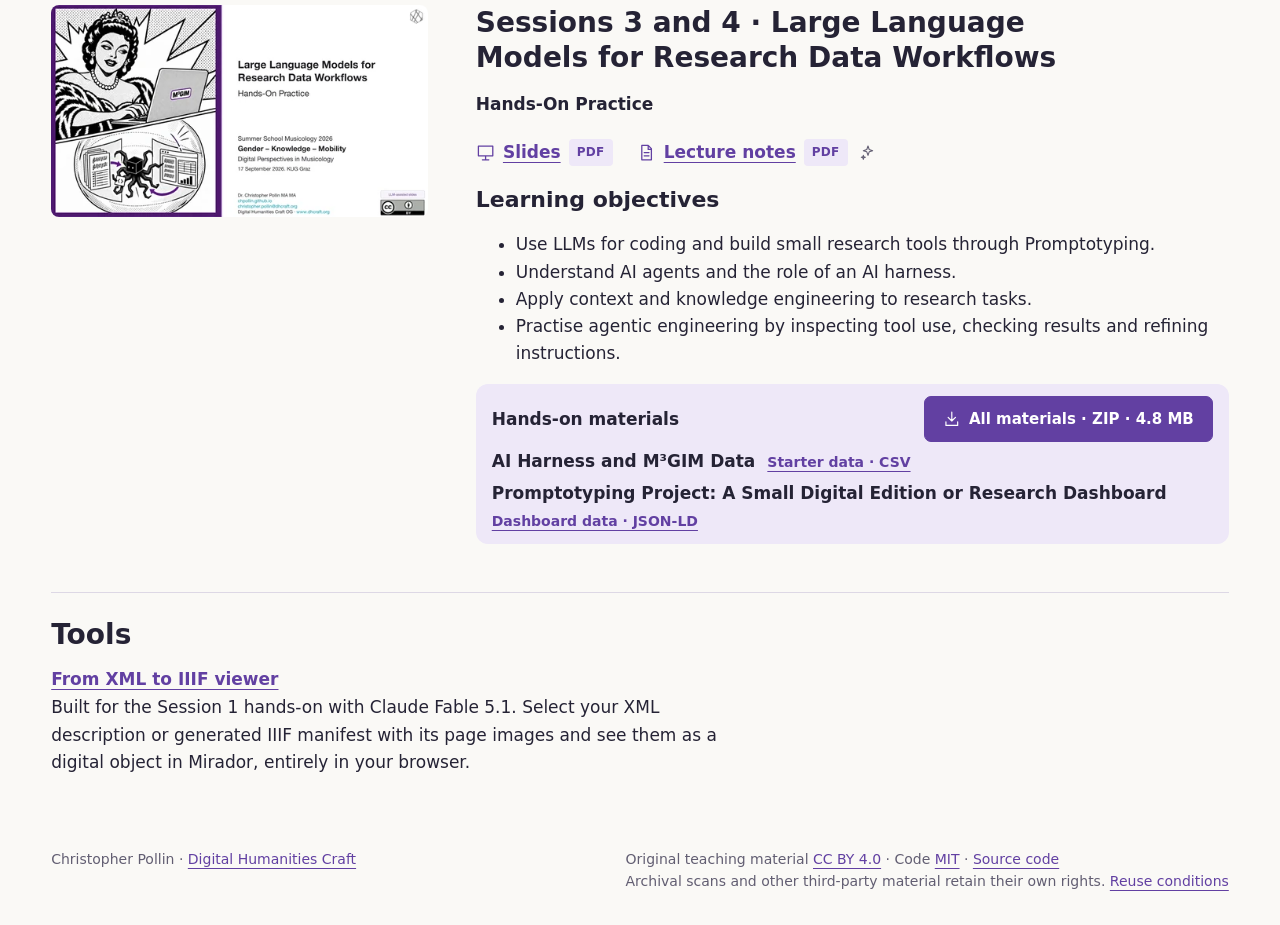
<file: sessions/session-3.html>
<!doctype html>
<html lang="en">
<head>
<meta charset="utf-8">
<meta http-equiv="refresh" content="0; url=../index.html#session-3">
<title>Sessions 3 and 4 · moved</title>
</head>
<body><p>This page has moved to <a href="../index.html#session-3">Sessions 3 and 4</a>.</p></body>
</html>
</file>
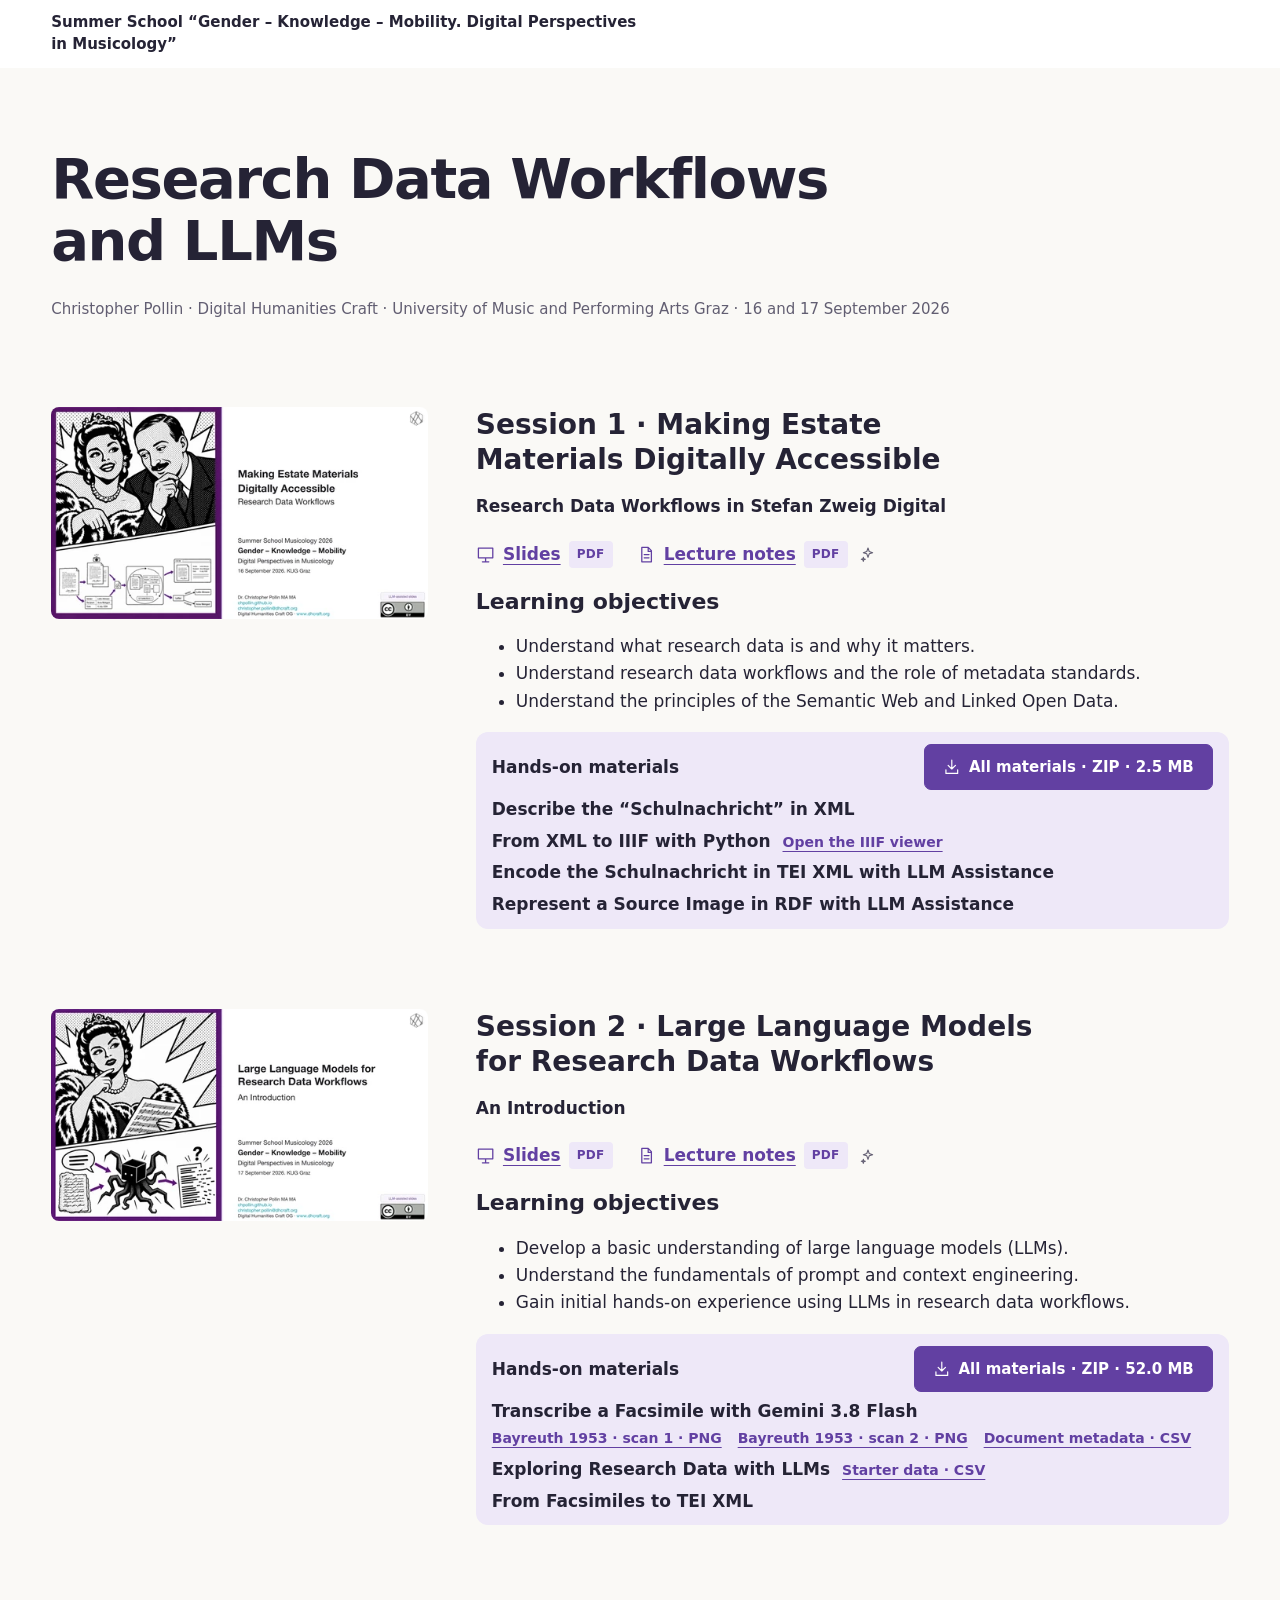
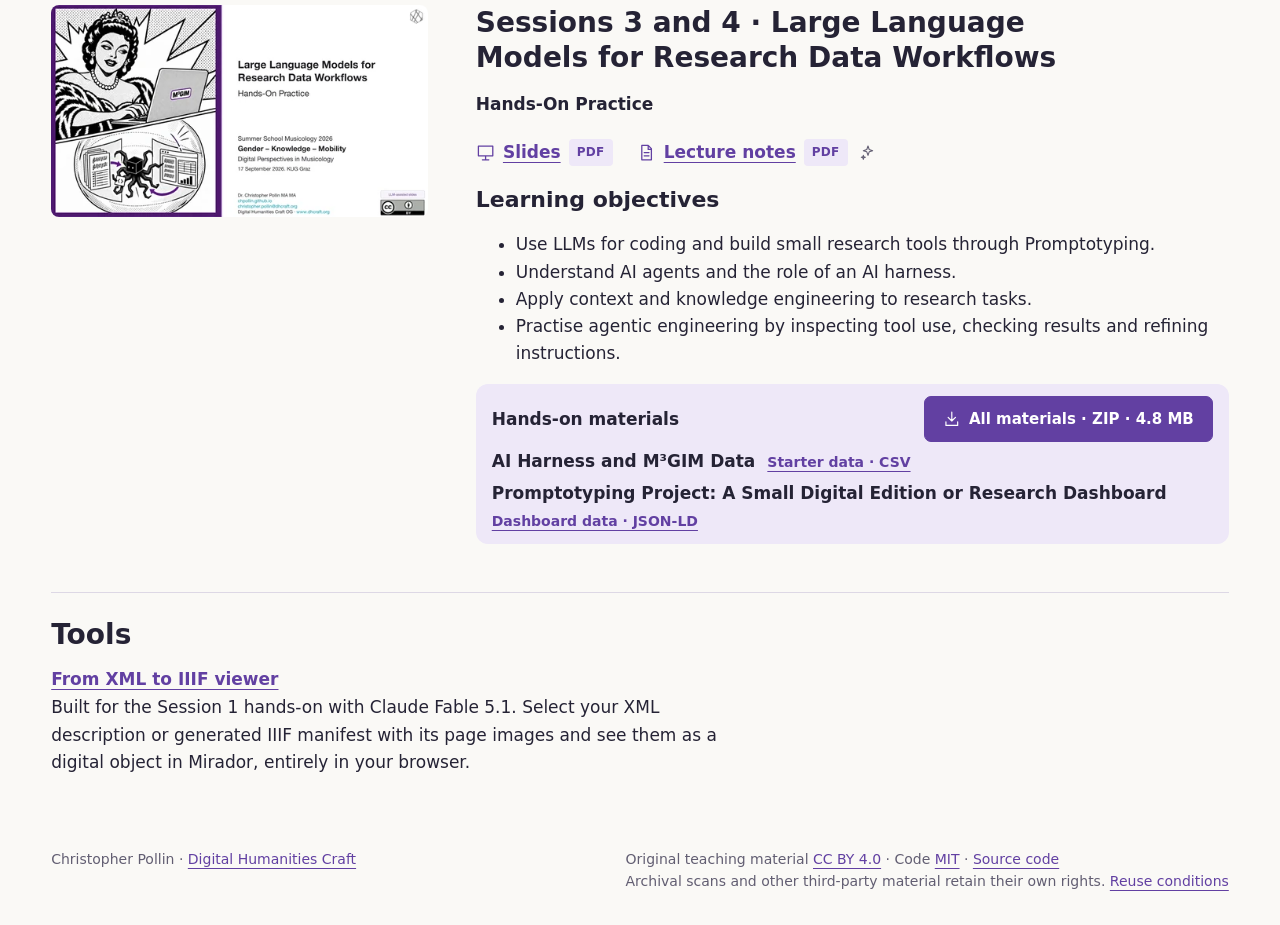
<file: sessions/session-4.html>
<!doctype html>
<html lang="en">
<head>
<meta charset="utf-8">
<meta http-equiv="refresh" content="0; url=../index.html#session-4">
<title>Sessions 3 and 4 · moved</title>
</head>
<body><p>This page has moved to <a href="../index.html#session-4">Sessions 3 and 4</a>.</p></body>
</html>
</file>
<file: assets/site.css>
@layer reset, tokens, base, layout, components, utilities;

@layer reset {
  :where(*, *::before, *::after) { box-sizing: border-box; }
  :where(body) { margin: 0; }
  :where(img) { max-inline-size: 100%; block-size: auto; }
  :where(button, input) { font: inherit; }
}

@layer tokens {
  :root {
    color-scheme: light;
    --paper: oklch(98.2% 0.004 91);
    --surface: oklch(100% 0 0);
    --ink: oklch(26.7% 0.033 289);
    --muted: oklch(49.3% 0.032 294);
    --accent: oklch(46.2% 0.152 296);
    --tint: oklch(94% 0.022 303);
    --line: oklch(89% 0.018 303);
    --error: oklch(45.6% 0.155 26);
    --radius: 12px;
    --radius-s: 8px;
    --space-1: 0.25rem;
    --space-2: 0.5rem;
    --space-3: 0.75rem;
    --space-4: 1rem;
    --space-5: 1.5rem;
    --space-6: 2rem;
    --space-7: 3rem;
    --text-s: 0.875rem;
    --text-0: 1.0625rem;
    --text-1: clamp(1.25rem, 1.15rem + 0.5vw, 1.375rem);
    --text-2: clamp(1.5rem, 1.3rem + 0.8vw, 1.75rem);
    --text-3: clamp(2rem, 1.5rem + 2.5vw, 3.5rem);
    --wrap: 73.75rem;
    --header-offset: 5rem;
  }
}

@layer base {
  html { scroll-behavior: smooth; }
  body { font: var(--text-0)/1.6 system-ui, sans-serif; color: var(--ink); background: var(--paper); }
  a { color: var(--accent); text-underline-offset: 4px; }
  a:hover { text-decoration-thickness: 2px; }
  :focus-visible { outline: 3px solid var(--accent); outline-offset: 4px; }
  h1 { font-size: var(--text-3); line-height: 1.12; letter-spacing: -0.025em; margin-block: var(--space-4) var(--space-5); font-weight: 700; }
  h2 { font-size: var(--text-2); line-height: 1.25; margin-block: 0 var(--space-4); text-wrap: balance; }
  h3 { font-size: 1.375rem; line-height: 1.3; margin-block: var(--space-2); text-wrap: balance; }
  p { margin-block: 0 var(--space-4); }
  section { margin-block-end: var(--space-7); }
  [id] { scroll-margin-block-start: var(--header-offset); }
  pre { white-space: pre-wrap; overflow-wrap: anywhere; font-size: var(--text-s); line-height: 1.6; background: var(--surface); padding: var(--space-4); border: 1px solid var(--line); border-radius: var(--radius-s); }
  code { overflow-wrap: anywhere; }
  details { border: 1px solid var(--line); border-radius: var(--radius-s); padding: var(--space-4); background: var(--surface); margin-block: var(--space-4); }
  summary { cursor: pointer; font-weight: 650; }
  @media (prefers-reduced-motion: reduce) { html { scroll-behavior: auto; } }
}

@layer layout {
  .wrap { max-inline-size: var(--wrap); inline-size: 92%; margin-inline: auto; }
  .site-header { background: var(--surface); }
  .header-inner { display: flex; justify-content: space-between; align-items: center; gap: var(--space-4) var(--space-5); flex-wrap: wrap; padding-block: var(--space-3); }
  .hero { padding-block: clamp(2rem, 5vw, 4rem) clamp(1.5rem, 3vw, 2.5rem); max-inline-size: 60rem; }
  .session { padding-block-start: var(--space-6); }
  .session-row { display: grid; grid-template-columns: minmax(0, 1fr) minmax(0, 2fr); gap: var(--space-7); align-items: start; }
  @media (max-width: 50rem) { .session-row { grid-template-columns: minmax(0, 1fr); gap: var(--space-5); } }
  footer { margin-block-start: var(--space-6); padding-block: var(--space-5) var(--space-6); font-size: var(--text-s); color: var(--muted); }
  .footer-inner { display: flex; justify-content: space-between; flex-wrap: wrap; gap: var(--space-3) var(--space-6); }
  .footer-inner p { margin: 0; }
}

@layer components {
  .skip { position: absolute; inset-block-start: -60px; inset-inline-start: 12px; padding: var(--space-2); background: var(--surface); z-index: 10; }
  .skip:focus { inset-block-start: 12px; }
  .brand { flex: 1 1 26rem; max-inline-size: 39rem; font-size: 0.9375rem; line-height: 1.45; font-weight: 750; color: var(--ink); text-decoration: none; text-wrap: pretty; }
  .eyebrow { color: var(--accent); font-size: 0.8125rem; font-weight: 750; letter-spacing: 0.08em; text-transform: uppercase; }
  .hero.session h1 { font-size: clamp(2rem, 1.5rem + 2vw, 3rem); }
  .lead { font-size: var(--text-1); line-height: 1.5; max-inline-size: 52rem; text-wrap: pretty; }
  .byline { color: var(--muted); font-size: 0.9375rem; }
  .small { font-size: var(--text-s); color: var(--muted); }
  .session-image { display: block; inline-size: 100%; aspect-ratio: 16 / 9; object-fit: contain; border-radius: var(--radius-s); }
  .session-picture { display: block; min-inline-size: 0; }
  .material-links { display: flex; flex-wrap: wrap; gap: var(--space-2) var(--space-5); margin-block-end: var(--space-4); }
  .material-group { display: inline-flex; align-items: center; gap: var(--space-2); }
  .material-group svg { inline-size: 1.2rem; block-size: 1.2rem; color: var(--accent); flex: none; }
  .ai-notice { display: inline-flex; padding: var(--space-1); border-radius: 50%; color: var(--muted); cursor: help; }
  .ai-notice svg { inline-size: 1rem; block-size: 1rem; color: inherit; }
  .material-links a { display: inline-block; padding-block: var(--space-1); font-weight: 600; }
  .material-links .pdf-link { font-size: 0.75rem; letter-spacing: 0.025em; padding-inline: var(--space-2); border-radius: var(--space-1); background: var(--tint); text-decoration: none; }
  .actions { display: flex; flex-wrap: wrap; gap: var(--space-3); margin-block: var(--space-4); }
  .button { display: inline-block; padding: 0.625rem 1.125rem; border-radius: 7px; background: var(--accent); color: var(--surface); text-decoration: none; font-size: 0.9375rem; font-weight: 650; border: 1px solid var(--accent); cursor: pointer; }
  .button.secondary { background: var(--surface); color: var(--accent); }
  /* An empty marker string keeps the list semantics that list-style: none removes in Safari. */
  .resources { list-style-type: ""; padding: 0; margin: 0; display: flex; flex-wrap: wrap; gap: var(--space-1) var(--space-4); }
  .resources li { overflow-wrap: anywhere; }
  .resources a { font-weight: 600; }
  .downloads { background: var(--tint); border-radius: var(--radius); padding: var(--space-3) var(--space-4); margin-block-start: var(--space-4); }
  .downloads-head { display: flex; justify-content: space-between; align-items: center; flex-wrap: wrap; gap: var(--space-2) var(--space-4); margin-block-end: var(--space-2); }
  .downloads-label { font-weight: 650; font-size: var(--text-0); margin: 0; }
  .downloads .button { display: inline-flex; align-items: center; gap: var(--space-2); text-decoration: none; }
  .download-icon { inline-size: 1.1rem; block-size: 1.1rem; flex: none; }
  .activity { display: flex; flex-wrap: wrap; align-items: baseline; gap: var(--space-1) var(--space-3); margin-block-start: var(--space-2); }
  .activity h4 { margin: 0; font-size: var(--text-0); line-height: 1.4; font-weight: 600; }
  .activity p { margin: 0; flex-basis: 100%; }
  .activity .resources { font-size: var(--text-s); }
  .tools { border-block-start: 1px solid var(--line); padding-block-start: var(--space-5); }
  .tool h3 { font-size: var(--text-0); margin-block: 0 var(--space-1); }
  .tool p { max-inline-size: 65ch; }
  .workflow li { margin-block-end: var(--space-4); padding-inline-start: var(--space-1); }
}

@layer utilities {
  .visually-hidden { position: absolute; inline-size: 1px; block-size: 1px; overflow: hidden; clip-path: inset(50%); white-space: nowrap; }
}

@media print {
  .skip { display: none; }
  body { background: #fff; color: #000; }
  a[href^="http"]::after { content: " (" attr(href) ")"; font-size: 0.9em; }
  h2, h3 { break-after: avoid; }
  pre, table { break-inside: avoid; }
}
</file>
<file: assets/viewer.css>
/* Viewer-only components; tokens, base and shared components come from site.css. */
@layer components {
  .controls { background: var(--surface); border: 1px solid var(--line); border-radius: var(--radius); padding: var(--space-5); }
  .inputs { display: grid; grid-template-columns: repeat(auto-fit, minmax(min(100%, 18rem), 1fr)); gap: var(--space-5); }
  .controls label { display: flex; flex-direction: column; gap: var(--space-1); min-inline-size: 0; }
  .controls label span { font-weight: 700; }
  .controls small { color: var(--muted); }
  .controls input { max-inline-size: 100%; padding-block: var(--space-2); font: inherit; }
  .button:disabled { opacity: 0.6; cursor: wait; }
  #status { margin-block-end: 0; }
  #status.error { color: var(--error); }
  .result-heading { display: flex; align-items: baseline; gap: var(--space-4); flex-wrap: wrap; }
  #mirador { block-size: min(82vh, 900px); min-block-size: 520px; position: relative; border: 1px solid var(--line); }
  .controls .lead { margin-block-end: var(--space-5); max-inline-size: 60ch; }
  .rule { margin-block: var(--space-4) 0; }
}
</file>
<file: tools/mobility-starter/style.css>
:root { --ink: #182538; --muted: #526174; --paper: #fff; --canvas: #f5f7fa; --line: #bdc7d4; --document: #235d9f; --rehearsal: #6b4398; --dress: #9a4162; --performance: #a34b15; --mention: #596333; --guest: #166c61; --radius: 8px; --space: 16px; }
* { box-sizing: border-box; }
body { margin: 0; background: var(--canvas); color: var(--ink); font: 17px/1.5 system-ui, sans-serif; }
main { max-width: 1100px; padding: calc(var(--space) * 2); margin: auto; }
h1 { font-size: clamp(2rem, 5vw, 3rem); margin-bottom: 0; }
a { color: var(--document); }
#legend { display: flex; flex-wrap: wrap; gap: var(--space); }
.key { border-bottom: 4px solid var(--role); }
[data-role="entstehung"] { --role: var(--document); }
[data-role="probe"] { --role: var(--rehearsal); }
[data-role="Generalprobe"] { --role: var(--dress); }
[data-role="auftritt"] { --role: var(--performance); }
[data-role="erwähnt"] { --role: var(--mention); }
[data-role="gastspiel"] { --role: var(--guest); }
.chart-scroll { overflow-x: auto; padding: var(--space) 0; }
#timeline { min-width: 700px; background: var(--paper); border: 1px solid var(--line); border-radius: var(--radius); padding: var(--space); }
.axis, .place-row { display: grid; grid-template-columns: 100px 1fr; gap: var(--space); }
.years { display: flex; justify-content: space-between; padding: 0 24px; color: var(--muted); }
.place-row h2 { font-size: 1rem; }
.track { position: relative; height: 135px; margin: 0 24px; border-bottom: 1px solid var(--line); }
.point { position: absolute; left: var(--x); top: var(--y); transform: translateX(-50%); width: 32px; height: 32px; border: 2px solid var(--role); border-radius: 50%; background: var(--paper); color: var(--role); font-weight: 700; cursor: pointer; }
.point[aria-pressed="true"] { background: var(--role); color: var(--paper); }
:focus-visible { outline: 3px solid var(--ink); outline-offset: 4px; }
#details { padding: var(--space); background: var(--paper); border: 1px solid var(--line); border-radius: var(--radius); }
dl { display: grid; grid-template-columns: minmax(110px, 1fr) 4fr; gap: 8px var(--space); }
dt { font-weight: 700; } dd { margin: 0; overflow-wrap: anywhere; }
@media (max-width: 600px) { main { padding: var(--space); } dl { display: block; } dd { margin-bottom: var(--space); } }
</file>
